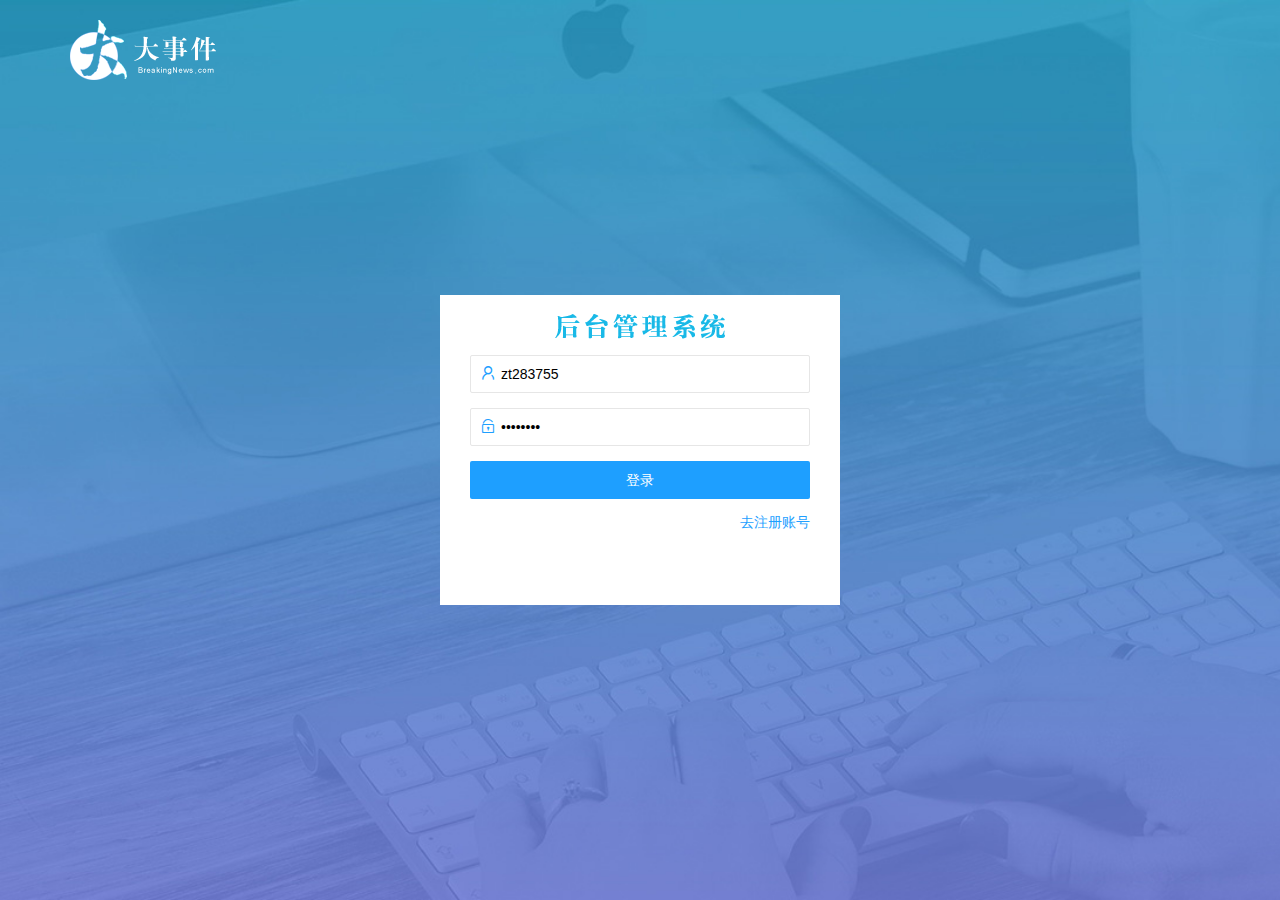
<file: index.html>
<!DOCTYPE html>
<html lang="en">

<head>
  <meta charset="UTF-8">
  <meta name="viewport" content="width=device-width, initial-scale=1.0">
  <title>BIG-EVEN</title>
  <link rel="stylesheet" href="./assets/css/index.css">
  <link rel="stylesheet" href="/assets/lib/layui/css/layui.css ">
  <link rel="stylesheet" href="/assets/fonts/iconfont.css">

</head>

<body class="layui-layout-body">
  <div class="layui-layout layui-layout-admin">
    <div class="layui-header">
      <div class="layui-logo">
        <img src="/assets/images/logo.png" alt="">
      </div>
      <!-- 头部区域（可配合layui已有的水平导航） -->

      <ul class="layui-nav layui-layout-right">
        <li class="layui-nav-item">
          <a href="javascript:;">
            <img src="http://t.cn/RCzsdCq" class="layui-nav-img">
            <span class="img text-avatar avatar">张</span>

          </a>

          <dl class="layui-nav-child">
            <dd><a href="">基本资料</a></dd>
            <dd><a href="">更换头像</a></dd>
            <dd><a href="">重置密码</a></dd>

          </dl>
        </li>
        <li class="layui-nav-item"><a href=""><i class="layui-icon layui-icon-logout"
              style=" color: #1E9FFF;"></i>退出登录</a></li>
      </ul>
    </div>

    <div class="layui-side layui-bg-black">
      <div class="layui-side-scroll">
        <div class="userinfo">
          <a href="javascript:;">
            <img src="http://t.cn/RCzsdCq" class="layui-nav-img">
          
          </a>
          <span class="img text-avatar avatar">张</span>
          <span class="text">欢迎***</span>
        </div>
        <!-- 左侧导航区域（可配合layui已有的垂直导航） -->
        <ul class="layui-nav layui-nav-tree  lay-filter=" test" lay-shrink="all">
          <li class="layui-nav-item layui-this">
            <a href="/home/dashboard.html" target="ff"><span class="iconfont"
                style="color:#1E9FFF;">&#xe6a9</span>首页</a></li>
          <li class="layui-nav-item">
            <a class="" href="javascript:;"><span class="iconfont" style="color:#1E9FFF;">&#xe615</span>文章中心</a>
            <dl class="layui-nav-child">
              <dd><a href="/my/my-basic.html" target="ff"><i class="layui-icon layui-icon-app" style=" color: #1E9FFF;"></i> 文章类别</a>
              </dd>
              <dd><a href="/my/my-avatar.html" target="ff"><i class="layui-icon layui-icon-app" style=" color: #1E9FFF;"></i>文章列表</a></dd>
              <dd><a href="/my/my-repwd.html" target="ff"><i class="layui-icon layui-icon-app" style=" color: #1E9FFF;"></i>发表文章</a></dd>

            </dl>
          </li>
          <li class="layui-nav-item">
            <a href="javascript:;"><span class="iconfont" style="color:#1E9FFF;">&#xe614</span>个人中心</a>
            <dl class="layui-nav-child">
              <dd><a href="javascript:;"><i class="layui-icon layui-icon-app" style=" color: #1E9FFF;"></i>基本资料</a></dd>
              <dd><a href="javascript:;"><i class="layui-icon layui-icon-app" style=" color: #1E9FFF;"></i>更换头像</a></dd>
              <dd><a href="javascript:;"><i class="layui-icon layui-icon-app" style=" color: #1E9FFF;"></i>重置密码</a></dd>
            </dl>
          </li>


        </ul>
      </div>
    </div>

    <div class="layui-body">
      <!-- 内容主体区域 -->
      <div style="padding: 0px;" class="divf">
        <iframe src="/home/dashboard.html" frameborder="0" name="ff">

        </iframe>

      </div>
    </div>

    <div class="layui-footer">
      <!-- 底部固定区域 -->
      © 西安传智播客黑马大事件项目
    </div>
  </div>
  <!-- 注意先后顺序，浏览器是从上往下加载 -->
  <script src="/assets/lib/jquery.js"></script>
  <script src="/assets/js/base.js"></script>
  <script src="/assets/js/index.js"></script>
  <script src="/assets/lib/layui/layui.all.js"></script>
  
</body>

</html>
</file>
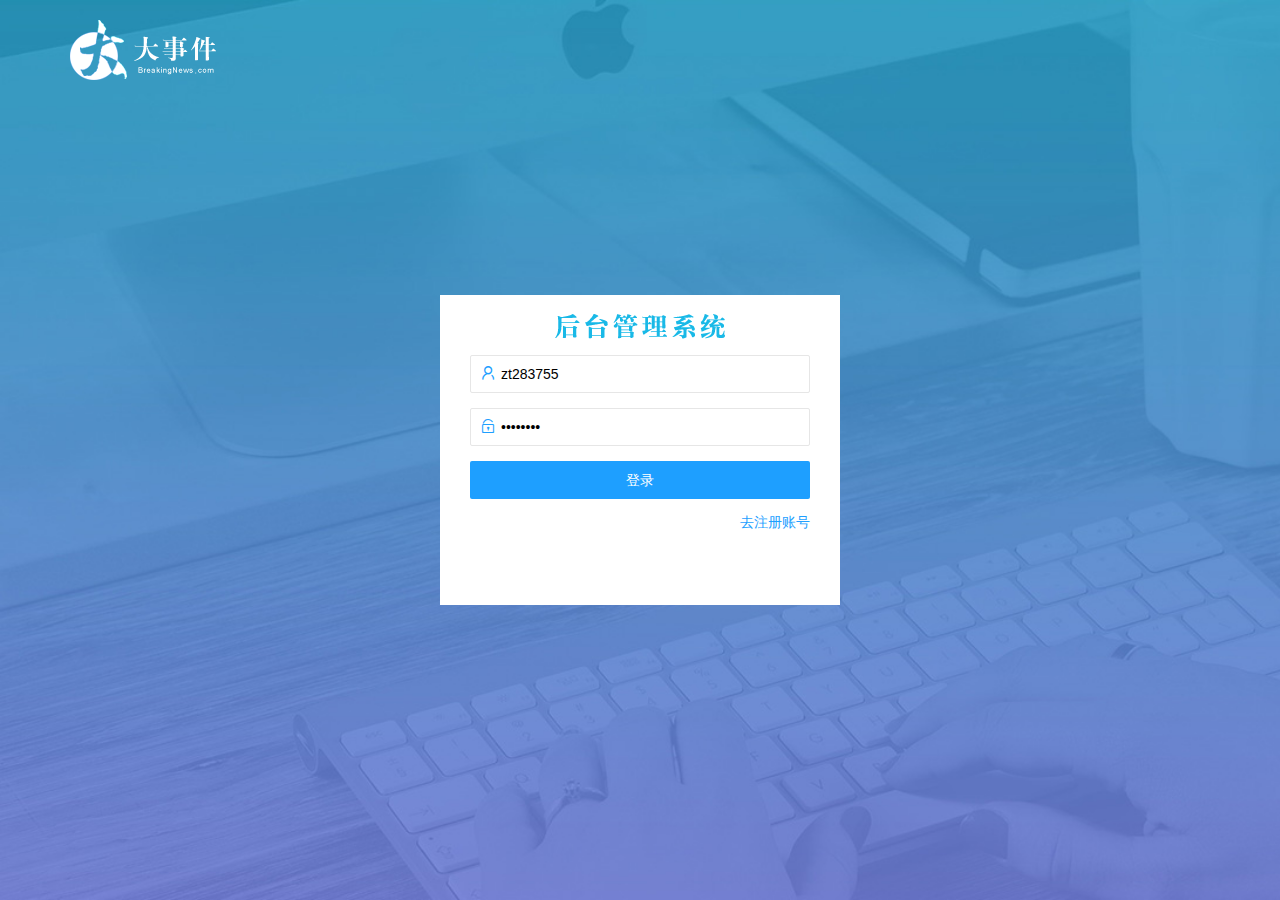
<file: login.html>
<!DOCTYPE html>
<html lang="en">

<head>
  <meta charset="UTF-8">
  <meta name="viewport" content="width=device-width, initial-scale=1.0">
  <title>Document</title>
  <link rel="stylesheet" href="/assets/css/login.css">
  <link rel="stylesheet" href="/assets/lib/layui/css/layui.css">

</head>

<body>
  <!-- 顶部标题 -->
  <div class="layui-container header">
    <img src="./assets/images/logo.png">
  </div>
  <!-- 中间的登录框 -->
  <div class="center-box">
    <!-- 表单的标题 -->
    <div class="title">
      <img src="./assets/images/login_title.png">
    </div>
    <!-- 登录表单 -->
    <form class="layui-form" id="loginForm" action="">
      <!-- 第一行 -->
      <div class="layui-form-item">
        <i class="layui-icon layui-icon-username" style="color: #1E9FFF;"></i>
        <input type="text" name="username" required lay-verify="required|name" placeholder="请输入用户名" value="zt283755" autocomplete="off"
          class="layui-input">
      </div>
      <!-- 第二行 -->
      <div class="layui-form-item">
        <i class="layui-icon layui-icon-password" style="color: #1E9FFF;"></i>
        <input type="password" name="password" required lay-verify="required|pass" placeholder="请输入密码" value="zt283755"  autocomplete="off"
          class="layui-input">
      </div>
      <!-- 第三行 -->
      <div class="layui-form-item">
        <!-- lay-submit属性控制表单提交 -->
        <button lay-submit class="layui-btn layui-btn-normal layui-btn-fluid">登录</button>
      </div>
      <!-- 去注册链接 -->
      <div class="links">
        <div class="regiter"><a href="javascript:;" style="color: #1E9FFF;">去注册账号</a></div>
      </div>
    </form>






    <!-- 注册表单 -->
    <form class="layui-form" id="registerForm" action="">
      <!-- 第一行2222-->
      <div class="layui-form-item">
        <i class="layui-icon layui-icon-username" style="color: #1E9FFF;"></i>
        <input type="text" name="username" lay-verify="required" placeholder="请输入用户名" autocomplete="off"
          class="layui-input">
      </div>
      <!-- 第二行 -->
      <div class="layui-form-item">
        <i class="layui-icon layui-icon-password" style="color: #1E9FFF;"></i>
        <input type="password" name="password" lay-verify="required|pass" placeholder="请输入密码" autocomplete="off"
          class="layui-input">
      </div>
      <!-- 第三行 -->

      <div class="layui-form-item">
        <i class="layui-icon layui-icon-password" style="color: #1E9FFF;"></i>
        <input type="password" name="password"  lay-verify="required|pass|same" placeholder="请确认密码" autocomplete="off"
          class="layui-input">
      </div>
      <!-- 第四行 -->
      <div class="layui-form-item">
        <!-- lay-submit属性控制表单提交 -->
        <button lay-submit class="layui-btn layui-btn-normal layui-btn-fluid">去注册</button>
      </div>

      <div class="links">
        <div class="login">
          <a href="javascript:;" style="color: #1E9FFF;">去登录</a>
        </div>
      </div>
    </form>
  </div>
</body>
<script src="/assets/lib/layui/layui.all.js"></script>
<script type="text/javascript" src="./assets/lib/jquery.js"></script>
<script src="/assets/js/base.js"></script>

<script type="text/javascript" src="./assets/js/login.js"></script>

</html>
</file>
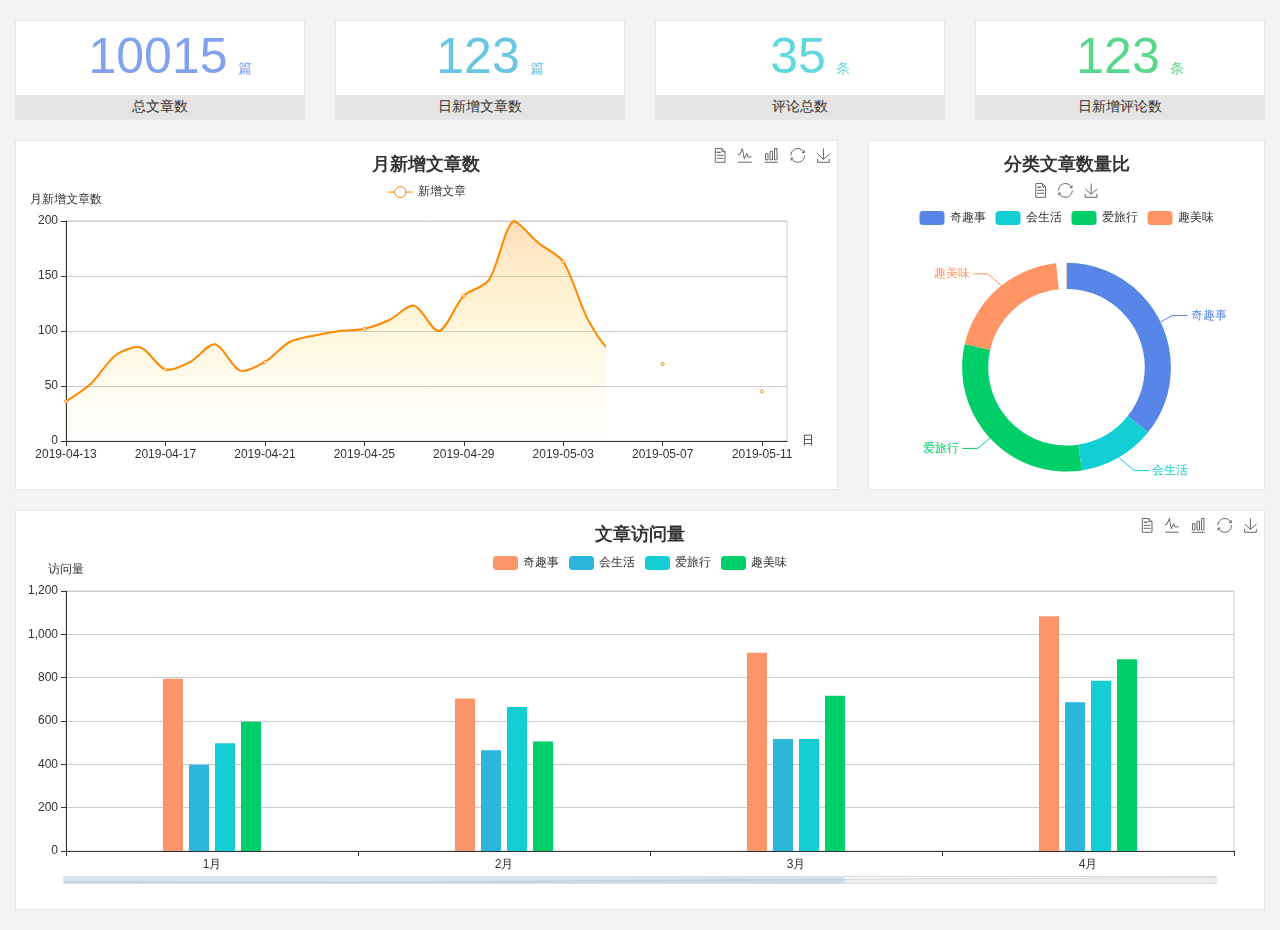
<file: home/dashboard.html>
<!DOCTYPE html>
<html lang="en">

<head>
  <meta charset="UTF-8">
  <meta name="viewport" content="width=device-width, initial-scale=1.0">
  <meta http-equiv="X-UA-Compatible" content="ie=edge">
  <title>图表统计</title>
  <link rel="stylesheet" href="../assets/lib/bootstrap.css" />
  <link rel="stylesheet" href="../assets/lib/main.css" />
  <script src="../assets/lib/jquery.js"></script>
  <script type="text/javascript" src="../assets/lib/echarts.min.js"></script>
</head>

<body>
  <div class="container-fluid">
    <div class="row spannel_list">
      <div class="col-sm-3 col-xs-6">
        <div class="spannel">
          <em>10015</em><span>篇</span>
          <b>总文章数</b>
        </div>
      </div>
      <div class="col-sm-3 col-xs-6">
        <div class="spannel scolor01">
          <em>123</em><span>篇</span>
          <b>日新增文章数</b>
        </div>
      </div>
      <div class="col-sm-3 col-xs-6">
        <div class="spannel scolor02">
          <em>35</em><span>条</span>
          <b>评论总数</b>
        </div>
      </div>
      <div class="col-sm-3 col-xs-6">
        <div class="spannel scolor03">
          <em>123</em><span>条</span>
          <b>日新增评论数</b>
        </div>
      </div>
    </div>
  </div>

  <div class="container-fluid">
    <div class="row curve-pie">
      <div class="col-lg-8 col-md-8">
        <div class="gragh_pannel" id="curve_show"></div>
      </div>
      <div class="col-lg-4 col-md-4">
        <div class="gragh_pannel" id="pie_show"></div>
      </div>
    </div>
  </div>

  <div class="container-fluid">
    <div class="column_pannel" id="column_show"></div>
  </div>

  <script>
    var oChart = echarts.init(document.getElementById('curve_show'));
    var aList_all = [
      { 'count': 36, 'date': '2019-04-13' },
      { 'count': 52, 'date': '2019-04-14' },
      { 'count': 78, 'date': '2019-04-15' },
      { 'count': 85, 'date': '2019-04-16' },
      { 'count': 65, 'date': '2019-04-17' },
      { 'count': 72, 'date': '2019-04-18' },
      { 'count': 88, 'date': '2019-04-19' },
      { 'count': 64, 'date': '2019-04-20' },
      { 'count': 72, 'date': '2019-04-21' },
      { 'count': 90, 'date': '2019-04-22' },
      { 'count': 96, 'date': '2019-04-23' },
      { 'count': 100, 'date': '2019-04-24' },
      { 'count': 102, 'date': '2019-04-25' },
      { 'count': 110, 'date': '2019-04-26' },
      { 'count': 123, 'date': '2019-04-27' },
      { 'count': 100, 'date': '2019-04-28' },
      { 'count': 132, 'date': '2019-04-29' },
      { 'count': 146, 'date': '2019-04-30' },
      { 'count': 200, 'date': '2019-05-01' },
      { 'count': 180, 'date': '2019-05-02' },
      { 'count': 163, 'date': '2019-05-03' },
      { 'count': 110, 'date': '2019-05-04' },
      { 'count': 80, 'date': '2019-05-05' },
      { 'count': 82, 'date': '2019-05-06' },
      { 'count': 70, 'date': '2019-05-07' },
      { 'count': 65, 'date': '2019-05-08' },
      { 'count': 54, 'date': '2019-05-09' },
      { 'count': 40, 'date': '2019-05-10' },
      { 'count': 45, 'date': '2019-05-11' },
      { 'count': 38, 'date': '2019-05-12' },
    ];

    let aCount = [];
    let aDate = [];

    for (var i = 0; i < aList_all.length; i++) {
      aCount.push(aList_all[i].count);
      aDate.push(aList_all[i].date);
    }

    var chartopt = {
      title: {
        text: '月新增文章数',
        left: 'center',
        top: '10'
      },
      tooltip: {
        trigger: 'axis'
      },
      legend: {
        data: ['新增文章'],
        top: '40'
      },
      toolbox: {
        show: true,
        feature: {
          mark: { show: true },
          dataView: { show: true, readOnly: false },
          magicType: { show: true, type: ['line', 'bar'] },
          restore: { show: true },
          saveAsImage: { show: true }
        }
      },
      calculable: true,
      xAxis: [
        {
          name: '日',
          type: 'category',
          boundaryGap: false,
          data: aDate
        }
      ],
      yAxis: [
        {
          name: '月新增文章数',
          type: 'value'
        }
      ],
      series: [
        {
          name: '新增文章',
          type: 'line',
          smooth: true,
          itemStyle: { 
            normal: { 
              areaStyle: { type: 'default' }, 
              color: '#f80' 
            }, 
            lineStyle: { color: '#f80' } 
          },
          data: aCount
        }],
      areaStyle: {
        normal: {
          color: new echarts.graphic.LinearGradient(0, 0, 0, 1, [{
            offset: 0,
            color: 'rgba(255,136,0,0.39)'
          }, {
            offset: .34,
            color: 'rgba(255,180,0,0.25)'
          }, {
            offset: 1,
            color: 'rgba(255,222,0,0.00)'
          }])

        }
      },
      grid: {
        show: true,
        x: 50,
        x2: 50,
        y: 80,
        height: 220
      }
    };

    oChart.setOption(chartopt);


    var oPie = echarts.init(document.getElementById('pie_show'));
    var oPieopt =
    {
      title: {
        top: 10,
        text: '分类文章数量比',
        x: 'center'
      },
      tooltip: {
        trigger: 'item',
        formatter: "{a} <br/>{b} : {c} ({d}%)"
      },
      color: ['#5885e8', '#13cfd5', '#00ce68', '#ff9565'],
      legend: {
        x: 'center',
        top: 65,
        data: ['奇趣事', '会生活', '爱旅行', '趣美味']
      },
      toolbox: {
        show: true,
        x: 'center',
        top: 35,
        feature: {
          mark: { show: true },
          dataView: { show: true, readOnly: false },
          magicType: {
            show: true,
            type: ['pie', 'funnel'],
            option: {
              funnel: {
                x: '25%',
                width: '50%',
                funnelAlign: 'left',
                max: 1548
              }
            }
          },
          restore: { show: true },
          saveAsImage: { show: true }
        }
      },
      calculable: true,
      series: [
        {
          name: '访问来源',
          type: 'pie',
          radius: ['45%', '60%'],
          center: ['50%', '65%'],
          data: [
            { value: 300, name: '奇趣事' },
            { value: 100, name: '会生活' },
            { value: 260, name: '爱旅行' },
            { value: 180, name: '趣美味' }
          ]
        }
      ]
    };
    oPie.setOption(oPieopt);



    var oColumn = this.echarts.init(document.getElementById('column_show'));
    var oColumnopt =
    {
      title: {
        text: '文章访问量',
        left: 'center',
        top: '10'
      },
      tooltip: {
        trigger: 'axis'
      },
      legend: {
        data: ['奇趣事', '会生活', '爱旅行', '趣美味'],
        top: '40'
      },
      toolbox: {
        show: true,
        feature: {
          mark: { show: true },
          dataView: { show: true, readOnly: false },
          magicType: { show: true, type: ['line', 'bar'] },
          restore: { show: true },
          saveAsImage: { show: true }
        }
      },
      calculable: true,
      xAxis: [
        {
          type: 'category',
          data: ['1月', '2月', '3月', '4月', '5月']
        }
      ],
      yAxis: [
        {
          name: '访问量',
          type: 'value'
        }
      ],
      series: [
        {
          name: '奇趣事',
          type: 'bar',
          barWidth: 20,
          itemStyle: {
            normal: { areaStyle: { type: 'default' }, color: '#fd956a' }
          },
          data: [800, 708, 920, 1090, 1200]
        },
        {
          name: '会生活',
          type: 'bar',
          barWidth: 20,
          itemStyle: {
            normal: { areaStyle: { type: 'default' }, color: '#2bb6db' }
          },
          data: [400, 468, 520, 690, 800]
        },
        {
          name: '爱旅行',
          type: 'bar',
          barWidth: 20,
          itemStyle: {
            normal: { areaStyle: { type: 'default' }, color: '#13cfd5' }
          },
          data: [500, 668, 520, 790, 900]
        },
        {
          name: '趣美味',
          type: 'bar',
          barWidth: 20,
          itemStyle: {
            normal: { areaStyle: { type: 'default' }, color: '#00ce68' }
          },
          data: [600, 508, 720, 890, 1000]
        }
      ],
      grid: {
        show: true,
        x: 50,
        x2: 30,
        y: 80,
        height: 260
      },
      dataZoom: [//给x轴设置滚动条
        {
          start: 0,//默认为0
          end: 100 - 1000 / 31,//默认为100
          type: 'slider',
          show: true,
          xAxisIndex: [0],
          handleSize: 0,//滑动条的 左右2个滑动条的大小
          height: 8,//组件高度
          left: 45, //左边的距离
          right: 50,//右边的距离
          bottom: 26,//右边的距离
          handleColor: '#ddd',//h滑动图标的颜色
          handleStyle: {
            borderColor: "#cacaca",
            borderWidth: "1",
            shadowBlur: 2,
            background: "#ddd",
            shadowColor: "#ddd",
          }
        }]
    };
    oColumn.setOption(oColumnopt);
  </script>
</body>

</html>
</file>
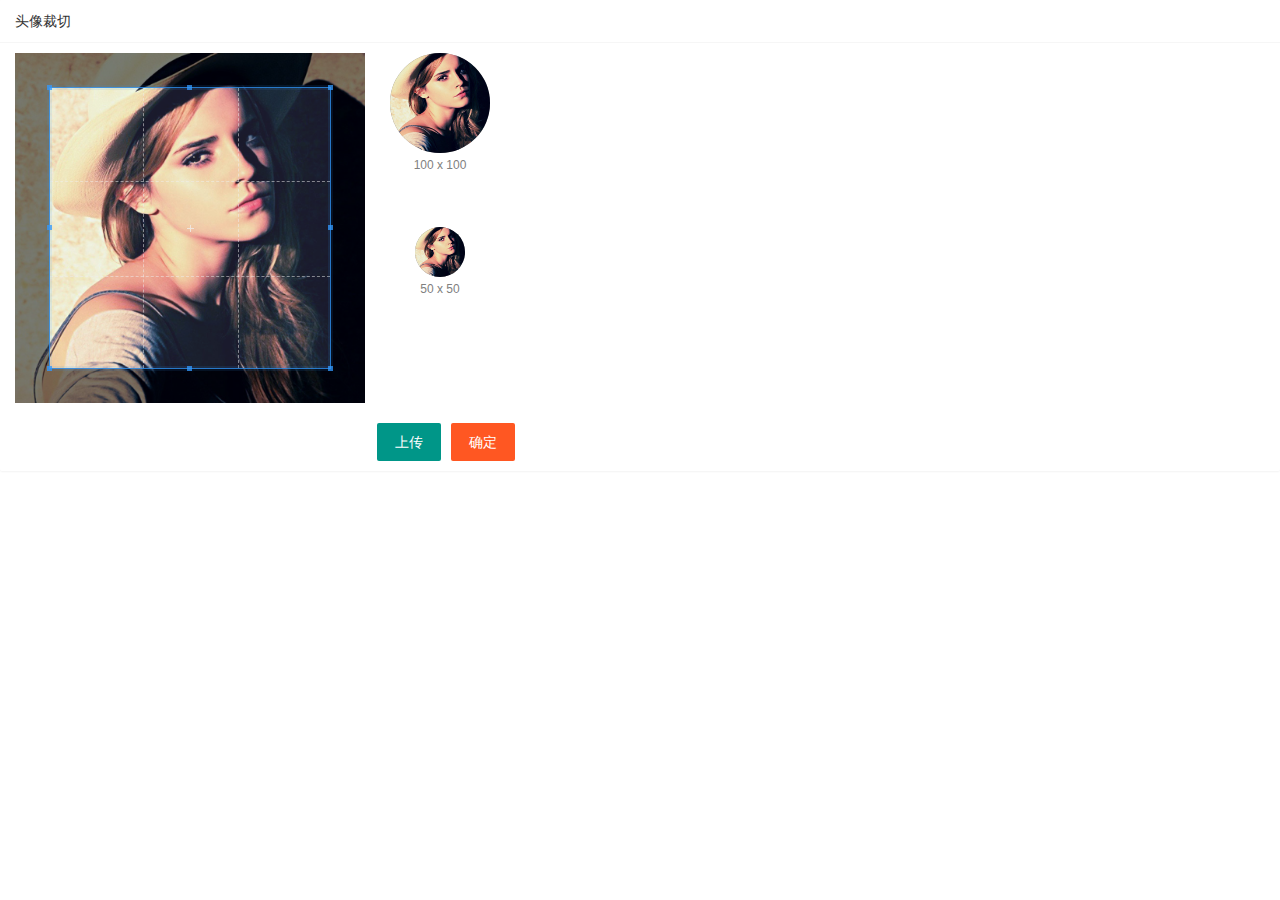
<file: my/my-avatar.html>
<!DOCTYPE html>
<html lang="en">
<head>
  <meta charset="UTF-8">
  <title>头像裁切</title>
  <link rel="stylesheet" type="text/css" href="../assets/lib/layui/css/layui.css">
  <!-- 1、引入图片裁切相关的css文件 -->
  <link rel="stylesheet" href="../assets/lib/cropper/cropper.css" />
  <link rel="stylesheet" href="../assets/css/my-avatar.css" />
</head>
<body>
  <div>
    <div class="layui-card">
    <div class="layui-card-header">
      <!-- 头部区域 -->
      头像裁切
    </div>
    <div class="layui-card-body">
      <!-- 内容区域 -->
      <!-- 第一行的图片裁剪和预览区域 -->
      <div class="row1">
        <!-- 图片裁剪区域 -->
        <div class="cropper-box">
          <!-- 这个 img 标签很重要，将来会把它初始化为裁剪区域 -->
          <img id="image" src="../assets/images/sample.jpg" />
        </div>
        <!-- 图片的预览区域 -->
        <div class="preview-box">
          <div>
            <!-- 宽高为 100px 的预览区域 -->
            <div class="img-preview w100"></div>
            <p class="size">100 x 100</p>
          </div>
          <div>
            <!-- 宽高为 50px 的预览区域 -->
            <div class="img-preview w50"></div>
            <p class="size">50 x 50</p>
          </div>
        </div>
      </div>

      <!-- 第二行的按钮区域 -->
      <div class="row2">
        <!-- 点击按钮显示一个文件选择框 -->
        <input type="file" id="selectImg">
        <button id="uploadImg" type="button" class="layui-btn">上传</button>
        <button id="okbtn" type="button" class="layui-btn layui-btn-danger">确定</button>
      </div>
    </div>
  </div>
  </div>
  <script type="text/javascript" src="../assets/lib/jquery.js"></script>
  <script type="text/javascript" src="../assets/js/common.js"></script>
  <!-- 1、引入图片裁切相关的js文件 -->
  <script type="text/javascript" src="../assets/lib/cropper/Cropper.js"></script>
  <script type="text/javascript" src="../assets/lib/cropper/jquery-cropper.js"></script>
  <script type="text/javascript" src="../assets/lib/layui/layui.all.js"></script>
  <script type="text/javascript" src="../assets/js/my/my-avatar.js"></script>
</body>
</html>
</file>
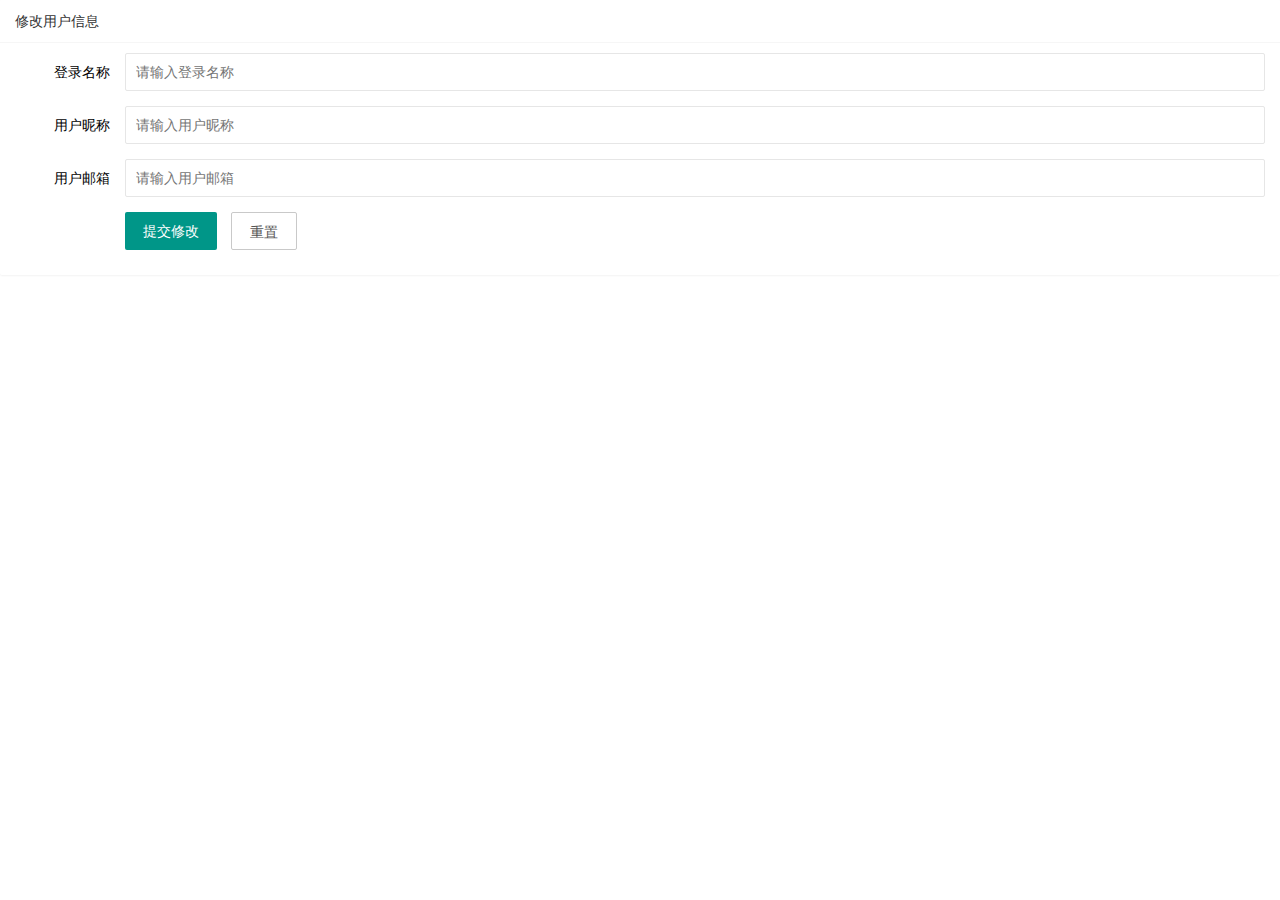
<file: my/my-basic.html>
<!DOCTYPE html>
<html lang="en">
<head>
  <meta charset="UTF-8">
  <title>Document</title>
  <link rel="stylesheet" type="text/css" href="../assets/lib/layui/css/layui.css">
  
</head>
<body>
  <div>
    <div class="layui-card">
      <div class="layui-card-header">修改用户信息</div>
      <div class="layui-card-body">
        <!-- form 表单区域 -->
        <form class="layui-form" lay-filter="basicForm" id="form">
          <!-- 隐藏域：页面本身不显示，但是可以存储表单输入域的值 -->
          <input type="hidden" name="id" />
          <!-- 第一行: 登录名称 -->
          <div class="layui-form-item">
            <label class="layui-form-label">登录名称</label>
            <div class="layui-input-block">
              <input type="text" name="username" required lay-verify="required" placeholder="请输入登录名称" autocomplete="off"
                class="layui-input" readonly>
            </div>
          </div>
          <!-- 第二行：用户昵称 -->
          <div class="layui-form-item">
            <label class="layui-form-label">用户昵称</label>
            <div class="layui-input-block">
              <input type="text" name="nickname" required lay-verify="required" placeholder="请输入用户昵称"
                autocomplete="off" class="layui-input">
            </div>
          </div>
          <!-- 第三行：用户邮箱 -->
          <div class="layui-form-item">
            <label class="layui-form-label">用户邮箱</label>
            <div class="layui-input-block">
              <input type="text" name="email" required lay-verify="required|email" placeholder="请输入用户邮箱"
                autocomplete="off" class="layui-input">
            </div>
          </div>
          <!-- 第四行：提交按钮 -->
          <div class="layui-form-item">
            <div class="layui-input-block">
              <!-- 提交按钮 -->
              <button class="layui-btn" lay-submit lay-filter="formDemo">提交修改</button>
              <button type="reset" class="layui-btn layui-btn-primary" id="btnReset">重置</button>
            </div>
          </div>
        </form>
      </div>
    </div>
  </div>
  <script type="text/javascript" src="../assets/lib/jquery.js"></script>
  <script type="text/javascript" src="../assets/js/common.js"></script>
  <script type="text/javascript" src="../assets/lib/layui/layui.all.js"></script>
  <script type="text/javascript" src="../assets/js/my/my-basic.js"></script>
</body>
</html>
</file>
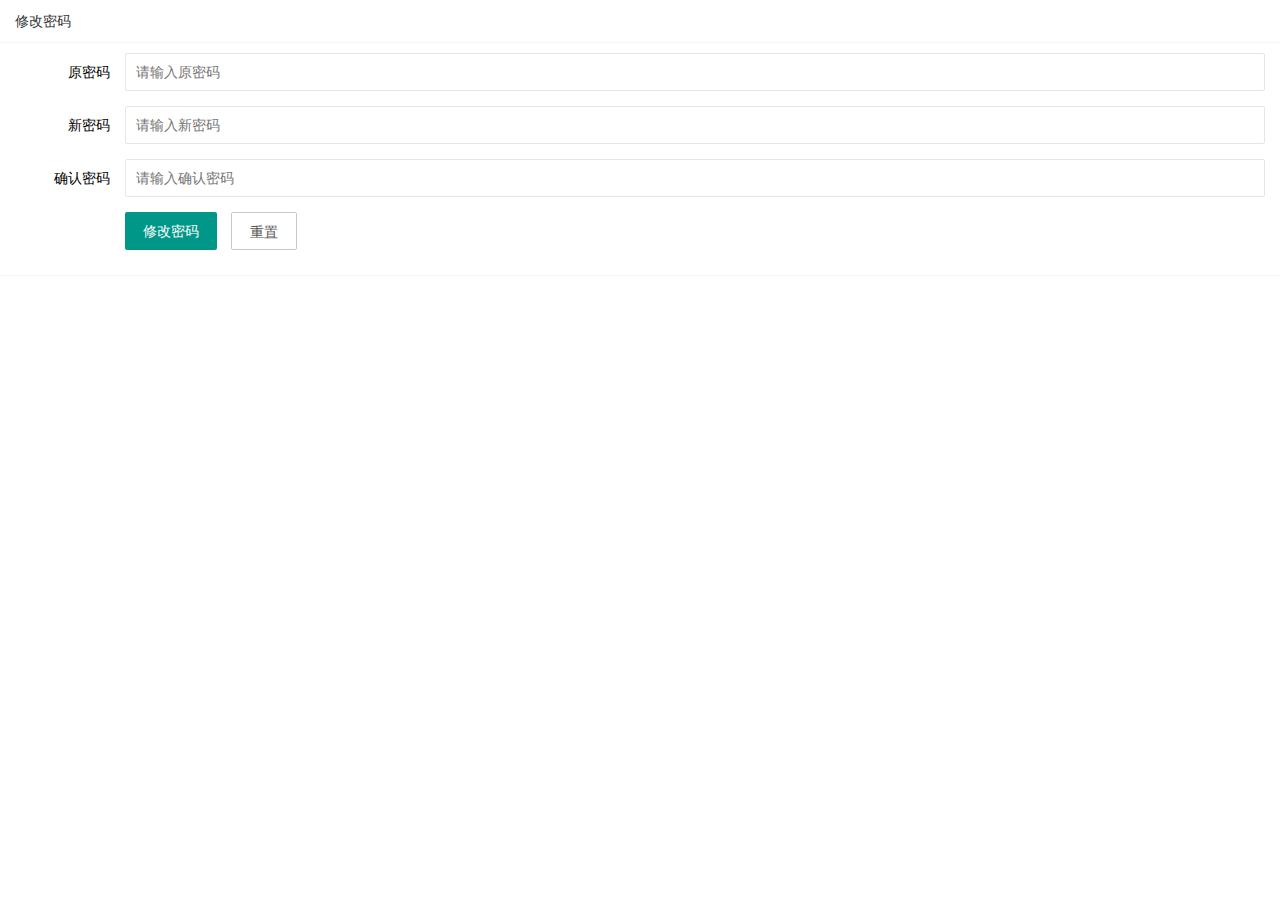
<file: my/my-repwd.html>
<!DOCTYPE html>
<html lang="en">
<head>
  <meta charset="UTF-8">
  <title>修改密码</title>
  <link rel="stylesheet" type="text/css" href="../assets/lib/layui/css/layui.css">
  
</head>
<body>
  <div>
    <div class="layui-card">
      <div class="layui-card-header">修改密码</div>
      <div class="layui-card-body">
        <!-- 表单区域 -->
        <!-- form 表单区域 -->
        <form class="layui-form" lay-filter="f1" id="form">
          <!-- 第一行: 原来密码 -->
          <div class="layui-form-item">
            <label class="layui-form-label">原密码</label>
            <div class="layui-input-block">
              <input type="password" name="oldPwd" required lay-verify="required" placeholder="请输入原密码" autocomplete="off"
                class="layui-input">
            </div>
          </div>
          <!-- 第二行：新密码 -->
          <div class="layui-form-item">
            <label class="layui-form-label">新密码</label>
            <div class="layui-input-block">
              <input type="password" name="newPwd" required lay-verify="required|diff" placeholder="请输入新密码" autocomplete="off"
                class="layui-input">
            </div>
          </div>
          <!-- 第三行：确认密码 -->
          <div class="layui-form-item">
            <label class="layui-form-label">确认密码</label>
            <div class="layui-input-block">
              <input type="password" required lay-verify="required|same" placeholder="请输入确认密码" autocomplete="off"
                class="layui-input">
            </div>
          </div>
          <!-- 第四行：提交按钮 -->
          <div class="layui-form-item">
            <div class="layui-input-block">
              <!-- 提交按钮 -->
              <button class="layui-btn" lay-submit lay-filter="formDemo">修改密码</button>
              <button type="reset" class="layui-btn layui-btn-primary" id="btnReset">重置</button>
            </div>
          </div>
        </form>
      </div>
    </div>
  </div>
  <script type="text/javascript" src="../assets/lib/jquery.js"></script>
  <script type="text/javascript" src="../assets/js/common.js"></script>
  <script type="text/javascript" src="../assets/lib/layui/layui.all.js"></script>
  <script type="text/javascript" src="../assets/js/my/my-repwd.js"></script>
</body>
</html>
</file>
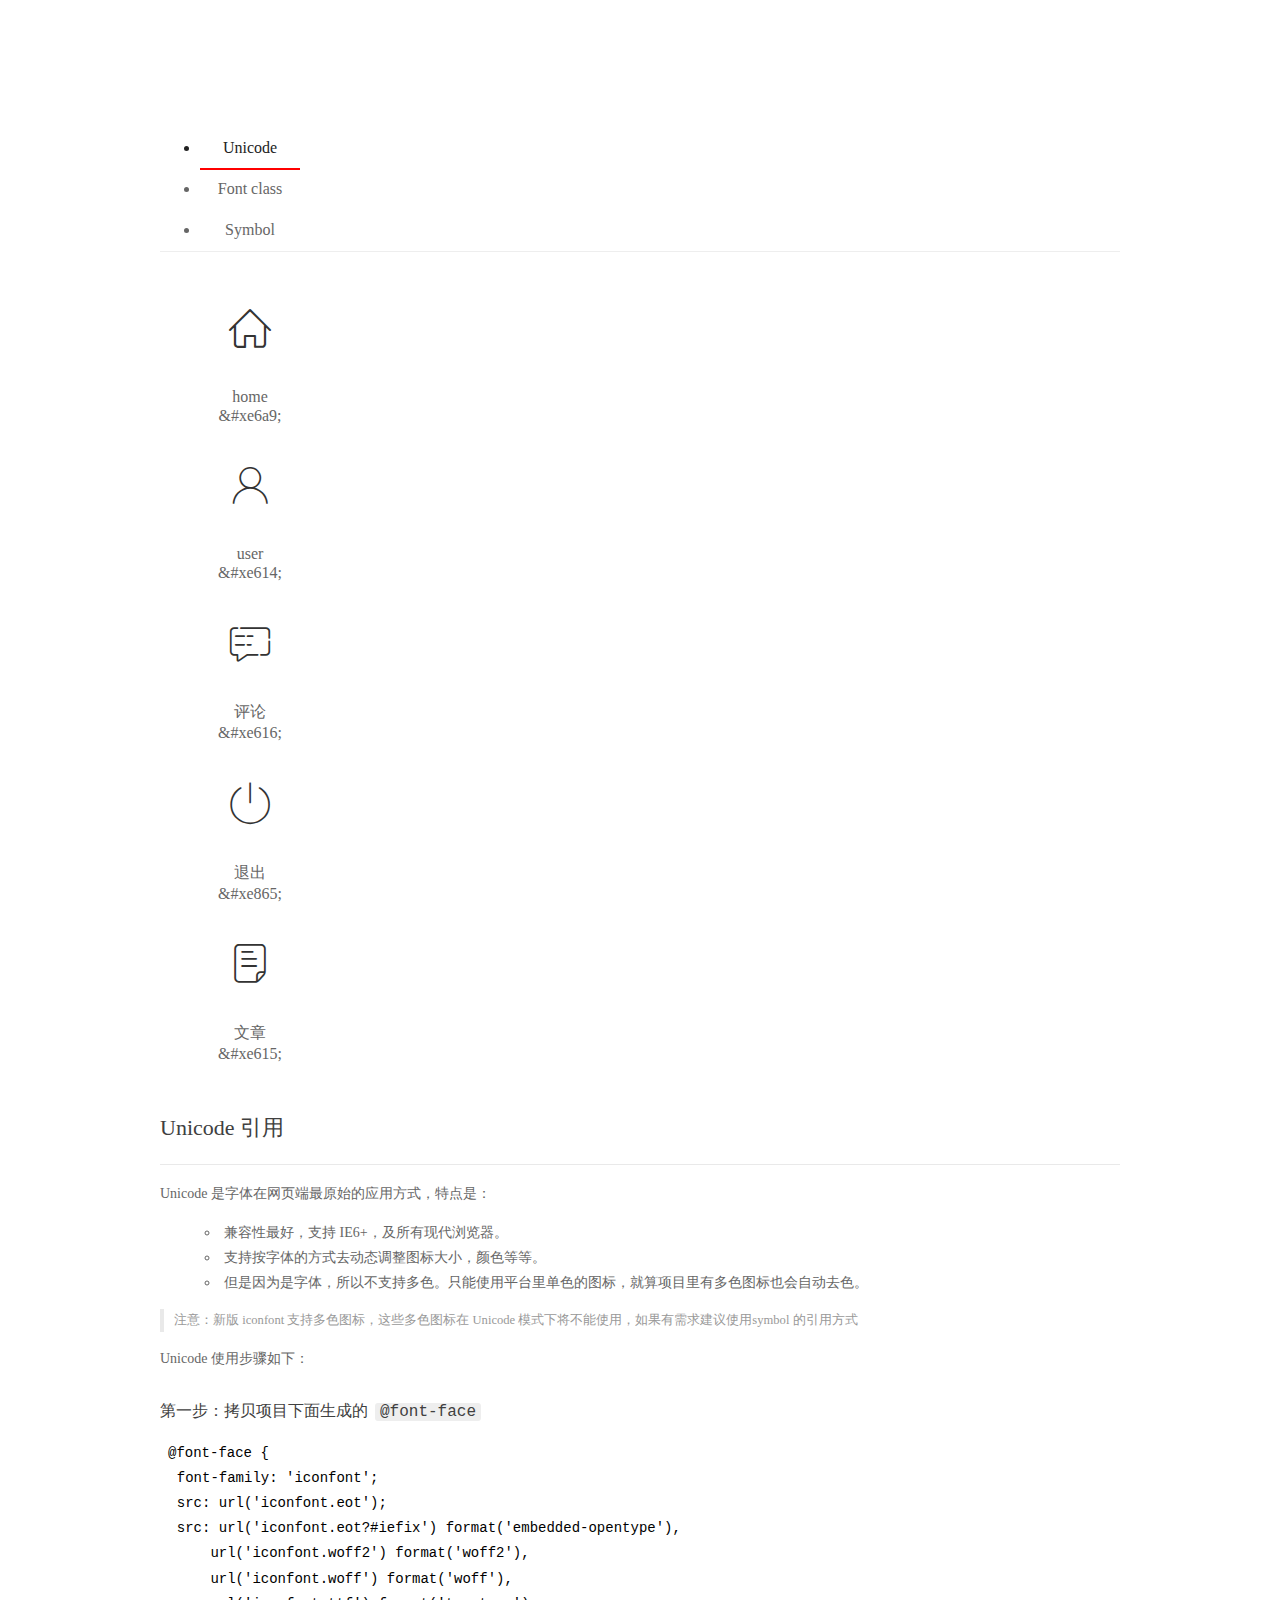
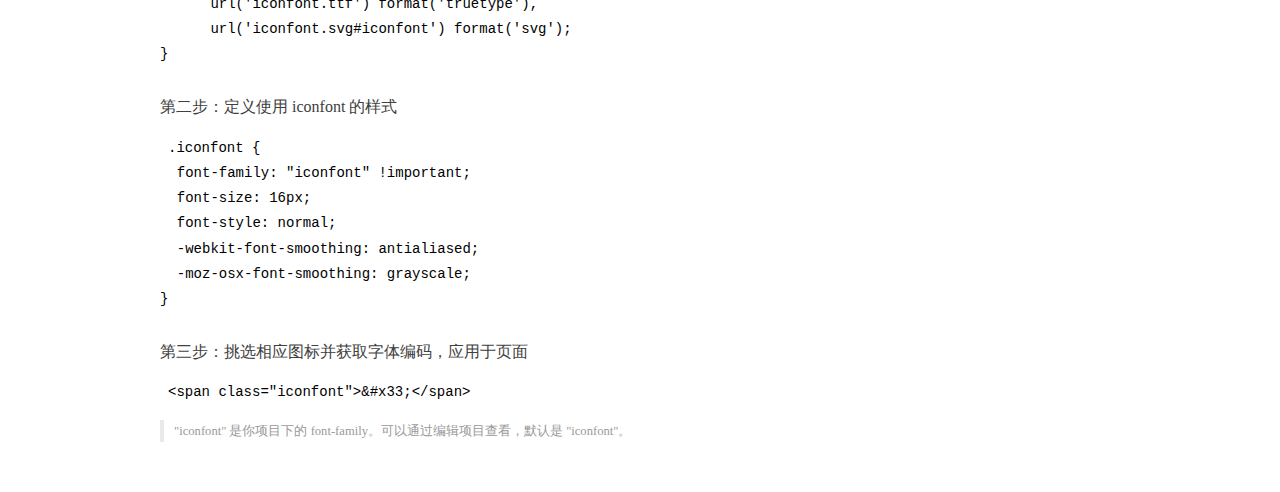
<file: assets/fonts/demo_index.html>
<!DOCTYPE html>
<html>
<head>
  <meta charset="utf-8"/>
  <title>IconFont Demo</title>
  <link rel="shortcut icon" href="https://gtms04.alicdn.com/tps/i4/TB1_oz6GVXXXXaFXpXXJDFnIXXX-64-64.ico" type="image/x-icon"/>
  <link rel="stylesheet" href="https://g.alicdn.com/thx/cube/1.3.2/cube.min.css">
  <link rel="stylesheet" href="demo.css">
  <link rel="stylesheet" href="iconfont.css">
  <script src="iconfont.js"></script>
  <!-- jQuery -->
  <script src="https://a1.alicdn.com/oss/uploads/2018/12/26/7bfddb60-08e8-11e9-9b04-53e73bb6408b.js"></script>
  <!-- 代码高亮 -->
  <script src="https://a1.alicdn.com/oss/uploads/2018/12/26/a3f714d0-08e6-11e9-8a15-ebf944d7534c.js"></script>
</head>
<body>
  <div class="main">
    <h1 class="logo"><a href="https://www.iconfont.cn/" title="iconfont 首页" target="_blank">&#xe86b;</a></h1>
    <div class="nav-tabs">
      <ul id="tabs" class="dib-box">
        <li class="dib active"><span>Unicode</span></li>
        <li class="dib"><span>Font class</span></li>
        <li class="dib"><span>Symbol</span></li>
      </ul>
      
    </div>
    <div class="tab-container">
      <div class="content unicode" style="display: block;">
          <ul class="icon_lists dib-box">
          
            <li class="dib">
              <span class="icon iconfont">&#xe6a9;</span>
                <div class="name">home</div>
                <div class="code-name">&amp;#xe6a9;</div>
              </li>
          
            <li class="dib">
              <span class="icon iconfont">&#xe614;</span>
                <div class="name">user</div>
                <div class="code-name">&amp;#xe614;</div>
              </li>
          
            <li class="dib">
              <span class="icon iconfont">&#xe616;</span>
                <div class="name">评论</div>
                <div class="code-name">&amp;#xe616;</div>
              </li>
          
            <li class="dib">
              <span class="icon iconfont">&#xe865;</span>
                <div class="name">退出</div>
                <div class="code-name">&amp;#xe865;</div>
              </li>
          
            <li class="dib">
              <span class="icon iconfont">&#xe615;</span>
                <div class="name">文章</div>
                <div class="code-name">&amp;#xe615;</div>
              </li>
          
          </ul>
          <div class="article markdown">
          <h2 id="unicode-">Unicode 引用</h2>
          <hr>

          <p>Unicode 是字体在网页端最原始的应用方式，特点是：</p>
          <ul>
            <li>兼容性最好，支持 IE6+，及所有现代浏览器。</li>
            <li>支持按字体的方式去动态调整图标大小，颜色等等。</li>
            <li>但是因为是字体，所以不支持多色。只能使用平台里单色的图标，就算项目里有多色图标也会自动去色。</li>
          </ul>
          <blockquote>
            <p>注意：新版 iconfont 支持多色图标，这些多色图标在 Unicode 模式下将不能使用，如果有需求建议使用symbol 的引用方式</p>
          </blockquote>
          <p>Unicode 使用步骤如下：</p>
          <h3 id="-font-face">第一步：拷贝项目下面生成的 <code>@font-face</code></h3>
<pre><code class="language-css"
>@font-face {
  font-family: 'iconfont';
  src: url('iconfont.eot');
  src: url('iconfont.eot?#iefix') format('embedded-opentype'),
      url('iconfont.woff2') format('woff2'),
      url('iconfont.woff') format('woff'),
      url('iconfont.ttf') format('truetype'),
      url('iconfont.svg#iconfont') format('svg');
}
</code></pre>
          <h3 id="-iconfont-">第二步：定义使用 iconfont 的样式</h3>
<pre><code class="language-css"
>.iconfont {
  font-family: "iconfont" !important;
  font-size: 16px;
  font-style: normal;
  -webkit-font-smoothing: antialiased;
  -moz-osx-font-smoothing: grayscale;
}
</code></pre>
          <h3 id="-">第三步：挑选相应图标并获取字体编码，应用于页面</h3>
<pre>
<code class="language-html"
>&lt;span class="iconfont"&gt;&amp;#x33;&lt;/span&gt;
</code></pre>
          <blockquote>
            <p>"iconfont" 是你项目下的 font-family。可以通过编辑项目查看，默认是 "iconfont"。</p>
          </blockquote>
          </div>
      </div>
      <div class="content font-class">
        <ul class="icon_lists dib-box">
          
          <li class="dib">
            <span class="icon iconfont icon-home"></span>
            <div class="name">
              home
            </div>
            <div class="code-name">.icon-home
            </div>
          </li>
          
          <li class="dib">
            <span class="icon iconfont icon-user"></span>
            <div class="name">
              user
            </div>
            <div class="code-name">.icon-user
            </div>
          </li>
          
          <li class="dib">
            <span class="icon iconfont icon-pinglun"></span>
            <div class="name">
              评论
            </div>
            <div class="code-name">.icon-pinglun
            </div>
          </li>
          
          <li class="dib">
            <span class="icon iconfont icon-tuichu"></span>
            <div class="name">
              退出
            </div>
            <div class="code-name">.icon-tuichu
            </div>
          </li>
          
          <li class="dib">
            <span class="icon iconfont icon-16"></span>
            <div class="name">
              文章
            </div>
            <div class="code-name">.icon-16
            </div>
          </li>
          
        </ul>
        <div class="article markdown">
        <h2 id="font-class-">font-class 引用</h2>
        <hr>

        <p>font-class 是 Unicode 使用方式的一种变种，主要是解决 Unicode 书写不直观，语意不明确的问题。</p>
        <p>与 Unicode 使用方式相比，具有如下特点：</p>
        <ul>
          <li>兼容性良好，支持 IE8+，及所有现代浏览器。</li>
          <li>相比于 Unicode 语意明确，书写更直观。可以很容易分辨这个 icon 是什么。</li>
          <li>因为使用 class 来定义图标，所以当要替换图标时，只需要修改 class 里面的 Unicode 引用。</li>
          <li>不过因为本质上还是使用的字体，所以多色图标还是不支持的。</li>
        </ul>
        <p>使用步骤如下：</p>
        <h3 id="-fontclass-">第一步：引入项目下面生成的 fontclass 代码：</h3>
<pre><code class="language-html">&lt;link rel="stylesheet" href="./iconfont.css"&gt;
</code></pre>
        <h3 id="-">第二步：挑选相应图标并获取类名，应用于页面：</h3>
<pre><code class="language-html">&lt;span class="iconfont icon-xxx"&gt;&lt;/span&gt;
</code></pre>
        <blockquote>
          <p>"
            iconfont" 是你项目下的 font-family。可以通过编辑项目查看，默认是 "iconfont"。</p>
        </blockquote>
      </div>
      </div>
      <div class="content symbol">
          <ul class="icon_lists dib-box">
          
            <li class="dib">
                <svg class="icon svg-icon" aria-hidden="true">
                  <use xlink:href="#icon-home"></use>
                </svg>
                <div class="name">home</div>
                <div class="code-name">#icon-home</div>
            </li>
          
            <li class="dib">
                <svg class="icon svg-icon" aria-hidden="true">
                  <use xlink:href="#icon-user"></use>
                </svg>
                <div class="name">user</div>
                <div class="code-name">#icon-user</div>
            </li>
          
            <li class="dib">
                <svg class="icon svg-icon" aria-hidden="true">
                  <use xlink:href="#icon-pinglun"></use>
                </svg>
                <div class="name">评论</div>
                <div class="code-name">#icon-pinglun</div>
            </li>
          
            <li class="dib">
                <svg class="icon svg-icon" aria-hidden="true">
                  <use xlink:href="#icon-tuichu"></use>
                </svg>
                <div class="name">退出</div>
                <div class="code-name">#icon-tuichu</div>
            </li>
          
            <li class="dib">
                <svg class="icon svg-icon" aria-hidden="true">
                  <use xlink:href="#icon-16"></use>
                </svg>
                <div class="name">文章</div>
                <div class="code-name">#icon-16</div>
            </li>
          
          </ul>
          <div class="article markdown">
          <h2 id="symbol-">Symbol 引用</h2>
          <hr>

          <p>这是一种全新的使用方式，应该说这才是未来的主流，也是平台目前推荐的用法。相关介绍可以参考这篇<a href="">文章</a>
            这种用法其实是做了一个 SVG 的集合，与另外两种相比具有如下特点：</p>
          <ul>
            <li>支持多色图标了，不再受单色限制。</li>
            <li>通过一些技巧，支持像字体那样，通过 <code>font-size</code>, <code>color</code> 来调整样式。</li>
            <li>兼容性较差，支持 IE9+，及现代浏览器。</li>
            <li>浏览器渲染 SVG 的性能一般，还不如 png。</li>
          </ul>
          <p>使用步骤如下：</p>
          <h3 id="-symbol-">第一步：引入项目下面生成的 symbol 代码：</h3>
<pre><code class="language-html">&lt;script src="./iconfont.js"&gt;&lt;/script&gt;
</code></pre>
          <h3 id="-css-">第二步：加入通用 CSS 代码（引入一次就行）：</h3>
<pre><code class="language-html">&lt;style&gt;
.icon {
  width: 1em;
  height: 1em;
  vertical-align: -0.15em;
  fill: currentColor;
  overflow: hidden;
}
&lt;/style&gt;
</code></pre>
          <h3 id="-">第三步：挑选相应图标并获取类名，应用于页面：</h3>
<pre><code class="language-html">&lt;svg class="icon" aria-hidden="true"&gt;
  &lt;use xlink:href="#icon-xxx"&gt;&lt;/use&gt;
&lt;/svg&gt;
</code></pre>
          </div>
      </div>

    </div>
  </div>
  <script>
  $(document).ready(function () {
      $('.tab-container .content:first').show()

      $('#tabs li').click(function (e) {
        var tabContent = $('.tab-container .content')
        var index = $(this).index()

        if ($(this).hasClass('active')) {
          return
        } else {
          $('#tabs li').removeClass('active')
          $(this).addClass('active')

          tabContent.hide().eq(index).fadeIn()
        }
      })
    })
  </script>
</body>
</html>
</file>
<file: assets/css/index.css>
/* 底部文字居中 */
.layui-footer {
  text-align: center;
  color: #009688;
  font-size: 12px;
}
.userinfo{
  height: 60px;
  line-height: 60px;
  text-align: center;
  font-size: 12px;
  user-select: nnone;
  border: solid 3px #393d49;

}
.text-avatar {
  display: inline-block;
  width: 40px;
  height: 40px;
  background-color: #009688;
  border-radius: 50%;
  line-height: 40px;
  text-align: center;
  font-size: 20px;
  color: #fff;
  position: relative;
  top: 2px;
  margin-right: 10px;
}
@font-face {
  font-family: 'iconfont';
  src: url('iconfont.eot');
  src: url('iconfont.eot?#iefix') format('embedded-opentype'),
      url('iconfont.woff2') format('woff2'),
      url('iconfont.woff') format('woff'),
      url('iconfont.ttf') format('truetype'),
      url('iconfont.svg#iconfont') format('svg');
}
.iconfont {
  font-family: "iconfont" !important;
  font-size: 30px;
  font-style: normal;
  -webkit-font-smoothing: antialiased;
  -moz-osx-font-smoothing: grayscale;
  padding-right: 10px;
  font-weight:800;
}
.layui-icon{
  padding-right: 10px;
}
iframe{
  width: 100%;
  height: 100%;
}
.divf{
  width: 100%;
  height: 100%;
  overflow: hidden;
}
a {
  transition: none !important;
}
 .layui-layout .layui-nav-img{

  width: 40px;
  height: 40px;
 
  border-radius: 50%;
  line-height: 40px;
  text-align: center;
  
 
  
  top: 4px;
  margin-right: 10px;
}
</file>
<file: assets/lib/layui/css/layui.css>
/** layui-v2.5.6 MIT License By https://www.layui.com */
 .layui-inline,img{display:inline-block;vertical-align:middle}h1,h2,h3,h4,h5,h6{font-weight:400}.layui-edge,.layui-header,.layui-inline,.layui-main{position:relative}.layui-body,.layui-edge,.layui-elip{overflow:hidden}.layui-btn,.layui-edge,.layui-inline,img{vertical-align:middle}.layui-btn,.layui-disabled,.layui-icon,.layui-unselect{-moz-user-select:none;-webkit-user-select:none;-ms-user-select:none}.layui-elip,.layui-form-checkbox span,.layui-form-pane .layui-form-label{text-overflow:ellipsis;white-space:nowrap}.layui-breadcrumb,.layui-tree-btnGroup{visibility:hidden}blockquote,body,button,dd,div,dl,dt,form,h1,h2,h3,h4,h5,h6,input,li,ol,p,pre,td,textarea,th,ul{margin:0;padding:0;-webkit-tap-highlight-color:rgba(0,0,0,0)}a:active,a:hover{outline:0}img{border:none}li{list-style:none}table{border-collapse:collapse;border-spacing:0}h4,h5,h6{font-size:100%}button,input,optgroup,option,select,textarea{font-family:inherit;font-size:inherit;font-style:inherit;font-weight:inherit;outline:0}pre{white-space:pre-wrap;white-space:-moz-pre-wrap;white-space:-pre-wrap;white-space:-o-pre-wrap;word-wrap:break-word}body{line-height:24px;font:14px Helvetica Neue,Helvetica,PingFang SC,Tahoma,Arial,sans-serif}hr{height:1px;margin:10px 0;border:0;clear:both}a{color:#333;text-decoration:none}a:hover{color:#777}a cite{font-style:normal;*cursor:pointer}.layui-border-box,.layui-border-box *{box-sizing:border-box}.layui-box,.layui-box *{box-sizing:content-box}.layui-clear{clear:both;*zoom:1}.layui-clear:after{content:'\20';clear:both;*zoom:1;display:block;height:0}.layui-inline{*display:inline;*zoom:1}.layui-edge{display:inline-block;width:0;height:0;border-width:6px;border-style:dashed;border-color:transparent}.layui-edge-top{top:-4px;border-bottom-color:#999;border-bottom-style:solid}.layui-edge-right{border-left-color:#999;border-left-style:solid}.layui-edge-bottom{top:2px;border-top-color:#999;border-top-style:solid}.layui-edge-left{border-right-color:#999;border-right-style:solid}.layui-disabled,.layui-disabled:hover{color:#d2d2d2!important;cursor:not-allowed!important}.layui-circle{border-radius:100%}.layui-show{display:block!important}.layui-hide{display:none!important}@font-face{font-family:layui-icon;src:url(../font/iconfont.eot?v=256);src:url(../font/iconfont.eot?v=256#iefix) format('embedded-opentype'),url(../font/iconfont.woff2?v=256) format('woff2'),url(../font/iconfont.woff?v=256) format('woff'),url(../font/iconfont.ttf?v=256) format('truetype'),url(../font/iconfont.svg?v=256#layui-icon) format('svg')}.layui-icon{font-family:layui-icon!important;font-size:16px;font-style:normal;-webkit-font-smoothing:antialiased;-moz-osx-font-smoothing:grayscale}.layui-icon-reply-fill:before{content:"\e611"}.layui-icon-set-fill:before{content:"\e614"}.layui-icon-menu-fill:before{content:"\e60f"}.layui-icon-search:before{content:"\e615"}.layui-icon-share:before{content:"\e641"}.layui-icon-set-sm:before{content:"\e620"}.layui-icon-engine:before{content:"\e628"}.layui-icon-close:before{content:"\1006"}.layui-icon-close-fill:before{content:"\1007"}.layui-icon-chart-screen:before{content:"\e629"}.layui-icon-star:before{content:"\e600"}.layui-icon-circle-dot:before{content:"\e617"}.layui-icon-chat:before{content:"\e606"}.layui-icon-release:before{content:"\e609"}.layui-icon-list:before{content:"\e60a"}.layui-icon-chart:before{content:"\e62c"}.layui-icon-ok-circle:before{content:"\1005"}.layui-icon-layim-theme:before{content:"\e61b"}.layui-icon-table:before{content:"\e62d"}.layui-icon-right:before{content:"\e602"}.layui-icon-left:before{content:"\e603"}.layui-icon-cart-simple:before{content:"\e698"}.layui-icon-face-cry:before{content:"\e69c"}.layui-icon-face-smile:before{content:"\e6af"}.layui-icon-survey:before{content:"\e6b2"}.layui-icon-tree:before{content:"\e62e"}.layui-icon-ie:before{content:"\e7bb"}.layui-icon-upload-circle:before{content:"\e62f"}.layui-icon-add-circle:before{content:"\e61f"}.layui-icon-download-circle:before{content:"\e601"}.layui-icon-templeate-1:before{content:"\e630"}.layui-icon-util:before{content:"\e631"}.layui-icon-face-surprised:before{content:"\e664"}.layui-icon-edit:before{content:"\e642"}.layui-icon-speaker:before{content:"\e645"}.layui-icon-down:before{content:"\e61a"}.layui-icon-file:before{content:"\e621"}.layui-icon-layouts:before{content:"\e632"}.layui-icon-rate-half:before{content:"\e6c9"}.layui-icon-add-circle-fine:before{content:"\e608"}.layui-icon-prev-circle:before{content:"\e633"}.layui-icon-read:before{content:"\e705"}.layui-icon-404:before{content:"\e61c"}.layui-icon-carousel:before{content:"\e634"}.layui-icon-help:before{content:"\e607"}.layui-icon-code-circle:before{content:"\e635"}.layui-icon-windows:before{content:"\e67f"}.layui-icon-water:before{content:"\e636"}.layui-icon-username:before{content:"\e66f"}.layui-icon-find-fill:before{content:"\e670"}.layui-icon-about:before{content:"\e60b"}.layui-icon-location:before{content:"\e715"}.layui-icon-up:before{content:"\e619"}.layui-icon-pause:before{content:"\e651"}.layui-icon-date:before{content:"\e637"}.layui-icon-layim-uploadfile:before{content:"\e61d"}.layui-icon-delete:before{content:"\e640"}.layui-icon-play:before{content:"\e652"}.layui-icon-top:before{content:"\e604"}.layui-icon-firefox:before{content:"\e686"}.layui-icon-friends:before{content:"\e612"}.layui-icon-refresh-3:before{content:"\e9aa"}.layui-icon-ok:before{content:"\e605"}.layui-icon-layer:before{content:"\e638"}.layui-icon-face-smile-fine:before{content:"\e60c"}.layui-icon-dollar:before{content:"\e659"}.layui-icon-group:before{content:"\e613"}.layui-icon-layim-download:before{content:"\e61e"}.layui-icon-picture-fine:before{content:"\e60d"}.layui-icon-link:before{content:"\e64c"}.layui-icon-diamond:before{content:"\e735"}.layui-icon-log:before{content:"\e60e"}.layui-icon-key:before{content:"\e683"}.layui-icon-rate-solid:before{content:"\e67a"}.layui-icon-fonts-del:before{content:"\e64f"}.layui-icon-unlink:before{content:"\e64d"}.layui-icon-fonts-clear:before{content:"\e639"}.layui-icon-triangle-r:before{content:"\e623"}.layui-icon-circle:before{content:"\e63f"}.layui-icon-radio:before{content:"\e643"}.layui-icon-align-center:before{content:"\e647"}.layui-icon-align-right:before{content:"\e648"}.layui-icon-align-left:before{content:"\e649"}.layui-icon-loading-1:before{content:"\e63e"}.layui-icon-return:before{content:"\e65c"}.layui-icon-fonts-strong:before{content:"\e62b"}.layui-icon-upload:before{content:"\e67c"}.layui-icon-dialogue:before{content:"\e63a"}.layui-icon-video:before{content:"\e6ed"}.layui-icon-headset:before{content:"\e6fc"}.layui-icon-cellphone-fine:before{content:"\e63b"}.layui-icon-add-1:before{content:"\e654"}.layui-icon-face-smile-b:before{content:"\e650"}.layui-icon-fonts-html:before{content:"\e64b"}.layui-icon-screen-full:before{content:"\e622"}.layui-icon-form:before{content:"\e63c"}.layui-icon-cart:before{content:"\e657"}.layui-icon-camera-fill:before{content:"\e65d"}.layui-icon-tabs:before{content:"\e62a"}.layui-icon-heart-fill:before{content:"\e68f"}.layui-icon-fonts-code:before{content:"\e64e"}.layui-icon-ios:before{content:"\e680"}.layui-icon-at:before{content:"\e687"}.layui-icon-fire:before{content:"\e756"}.layui-icon-set:before{content:"\e716"}.layui-icon-fonts-u:before{content:"\e646"}.layui-icon-triangle-d:before{content:"\e625"}.layui-icon-tips:before{content:"\e702"}.layui-icon-picture:before{content:"\e64a"}.layui-icon-more-vertical:before{content:"\e671"}.layui-icon-bluetooth:before{content:"\e689"}.layui-icon-flag:before{content:"\e66c"}.layui-icon-loading:before{content:"\e63d"}.layui-icon-fonts-i:before{content:"\e644"}.layui-icon-refresh-1:before{content:"\e666"}.layui-icon-rmb:before{content:"\e65e"}.layui-icon-addition:before{content:"\e624"}.layui-icon-home:before{content:"\e68e"}.layui-icon-time:before{content:"\e68d"}.layui-icon-user:before{content:"\e770"}.layui-icon-notice:before{content:"\e667"}.layui-icon-chrome:before{content:"\e68a"}.layui-icon-edge:before{content:"\e68b"}.layui-icon-login-weibo:before{content:"\e675"}.layui-icon-voice:before{content:"\e688"}.layui-icon-upload-drag:before{content:"\e681"}.layui-icon-login-qq:before{content:"\e676"}.layui-icon-snowflake:before{content:"\e6b1"}.layui-icon-heart:before{content:"\e68c"}.layui-icon-logout:before{content:"\e682"}.layui-icon-file-b:before{content:"\e655"}.layui-icon-template:before{content:"\e663"}.layui-icon-transfer:before{content:"\e691"}.layui-icon-auz:before{content:"\e672"}.layui-icon-console:before{content:"\e665"}.layui-icon-app:before{content:"\e653"}.layui-icon-prev:before{content:"\e65a"}.layui-icon-website:before{content:"\e7ae"}.layui-icon-next:before{content:"\e65b"}.layui-icon-component:before{content:"\e857"}.layui-icon-android:before{content:"\e684"}.layui-icon-more:before{content:"\e65f"}.layui-icon-login-wechat:before{content:"\e677"}.layui-icon-shrink-right:before{content:"\e668"}.layui-icon-spread-left:before{content:"\e66b"}.layui-icon-camera:before{content:"\e660"}.layui-icon-note:before{content:"\e66e"}.layui-icon-refresh:before{content:"\e669"}.layui-icon-female:before{content:"\e661"}.layui-icon-male:before{content:"\e662"}.layui-icon-screen-restore:before{content:"\e758"}.layui-icon-password:before{content:"\e673"}.layui-icon-senior:before{content:"\e674"}.layui-icon-theme:before{content:"\e66a"}.layui-icon-tread:before{content:"\e6c5"}.layui-icon-praise:before{content:"\e6c6"}.layui-icon-star-fill:before{content:"\e658"}.layui-icon-rate:before{content:"\e67b"}.layui-icon-template-1:before{content:"\e656"}.layui-icon-vercode:before{content:"\e679"}.layui-icon-service:before{content:"\e626"}.layui-icon-cellphone:before{content:"\e678"}.layui-icon-print:before{content:"\e66d"}.layui-icon-cols:before{content:"\e610"}.layui-icon-wifi:before{content:"\e7e0"}.layui-icon-export:before{content:"\e67d"}.layui-icon-rss:before{content:"\e808"}.layui-icon-slider:before{content:"\e714"}.layui-icon-email:before{content:"\e618"}.layui-icon-subtraction:before{content:"\e67e"}.layui-icon-mike:before{content:"\e6dc"}.layui-icon-light:before{content:"\e748"}.layui-icon-gift:before{content:"\e627"}.layui-icon-mute:before{content:"\e685"}.layui-icon-reduce-circle:before{content:"\e616"}.layui-icon-music:before{content:"\e690"}.layui-main{width:1140px;margin:0 auto}.layui-header{z-index:1000;height:60px}.layui-header a:hover{transition:all .5s;-webkit-transition:all .5s}.layui-side{position:fixed;left:0;top:0;bottom:0;z-index:999;width:200px;overflow-x:hidden}.layui-side-scroll{position:relative;width:220px;height:100%;overflow-x:hidden}.layui-body{position:absolute;left:200px;right:0;top:0;bottom:0;z-index:998;width:auto;overflow-y:auto;box-sizing:border-box}.layui-layout-body{overflow:hidden}.layui-layout-admin .layui-header{background-color:#23262E}.layui-layout-admin .layui-side{top:60px;width:200px;overflow-x:hidden}.layui-layout-admin .layui-body{position:fixed;top:60px;bottom:44px}.layui-layout-admin .layui-main{width:auto;margin:0 15px}.layui-layout-admin .layui-footer{position:fixed;left:200px;right:0;bottom:0;height:44px;line-height:44px;padding:0 15px;background-color:#eee}.layui-layout-admin .layui-logo{position:absolute;left:0;top:0;width:200px;height:100%;line-height:60px;text-align:center;color:#009688;font-size:16px}.layui-layout-admin .layui-header .layui-nav{background:0 0}.layui-layout-left{position:absolute!important;left:200px;top:0}.layui-layout-right{position:absolute!important;right:0;top:0}.layui-container{position:relative;margin:0 auto;padding:0 15px;box-sizing:border-box}.layui-fluid{position:relative;margin:0 auto;padding:0 15px}.layui-row:after,.layui-row:before{content:'';display:block;clear:both}.layui-col-lg1,.layui-col-lg10,.layui-col-lg11,.layui-col-lg12,.layui-col-lg2,.layui-col-lg3,.layui-col-lg4,.layui-col-lg5,.layui-col-lg6,.layui-col-lg7,.layui-col-lg8,.layui-col-lg9,.layui-col-md1,.layui-col-md10,.layui-col-md11,.layui-col-md12,.layui-col-md2,.layui-col-md3,.layui-col-md4,.layui-col-md5,.layui-col-md6,.layui-col-md7,.layui-col-md8,.layui-col-md9,.layui-col-sm1,.layui-col-sm10,.layui-col-sm11,.layui-col-sm12,.layui-col-sm2,.layui-col-sm3,.layui-col-sm4,.layui-col-sm5,.layui-col-sm6,.layui-col-sm7,.layui-col-sm8,.layui-col-sm9,.layui-col-xs1,.layui-col-xs10,.layui-col-xs11,.layui-col-xs12,.layui-col-xs2,.layui-col-xs3,.layui-col-xs4,.layui-col-xs5,.layui-col-xs6,.layui-col-xs7,.layui-col-xs8,.layui-col-xs9{position:relative;display:block;box-sizing:border-box}.layui-col-xs1,.layui-col-xs10,.layui-col-xs11,.layui-col-xs12,.layui-col-xs2,.layui-col-xs3,.layui-col-xs4,.layui-col-xs5,.layui-col-xs6,.layui-col-xs7,.layui-col-xs8,.layui-col-xs9{float:left}.layui-col-xs1{width:8.33333333%}.layui-col-xs2{width:16.66666667%}.layui-col-xs3{width:25%}.layui-col-xs4{width:33.33333333%}.layui-col-xs5{width:41.66666667%}.layui-col-xs6{width:50%}.layui-col-xs7{width:58.33333333%}.layui-col-xs8{width:66.66666667%}.layui-col-xs9{width:75%}.layui-col-xs10{width:83.33333333%}.layui-col-xs11{width:91.66666667%}.layui-col-xs12{width:100%}.layui-col-xs-offset1{margin-left:8.33333333%}.layui-col-xs-offset2{margin-left:16.66666667%}.layui-col-xs-offset3{margin-left:25%}.layui-col-xs-offset4{margin-left:33.33333333%}.layui-col-xs-offset5{margin-left:41.66666667%}.layui-col-xs-offset6{margin-left:50%}.layui-col-xs-offset7{margin-left:58.33333333%}.layui-col-xs-offset8{margin-left:66.66666667%}.layui-col-xs-offset9{margin-left:75%}.layui-col-xs-offset10{margin-left:83.33333333%}.layui-col-xs-offset11{margin-left:91.66666667%}.layui-col-xs-offset12{margin-left:100%}@media screen and (max-width:768px){.layui-hide-xs{display:none!important}.layui-show-xs-block{display:block!important}.layui-show-xs-inline{display:inline!important}.layui-show-xs-inline-block{display:inline-block!important}}@media screen and (min-width:768px){.layui-container{width:750px}.layui-hide-sm{display:none!important}.layui-show-sm-block{display:block!important}.layui-show-sm-inline{display:inline!important}.layui-show-sm-inline-block{display:inline-block!important}.layui-col-sm1,.layui-col-sm10,.layui-col-sm11,.layui-col-sm12,.layui-col-sm2,.layui-col-sm3,.layui-col-sm4,.layui-col-sm5,.layui-col-sm6,.layui-col-sm7,.layui-col-sm8,.layui-col-sm9{float:left}.layui-col-sm1{width:8.33333333%}.layui-col-sm2{width:16.66666667%}.layui-col-sm3{width:25%}.layui-col-sm4{width:33.33333333%}.layui-col-sm5{width:41.66666667%}.layui-col-sm6{width:50%}.layui-col-sm7{width:58.33333333%}.layui-col-sm8{width:66.66666667%}.layui-col-sm9{width:75%}.layui-col-sm10{width:83.33333333%}.layui-col-sm11{width:91.66666667%}.layui-col-sm12{width:100%}.layui-col-sm-offset1{margin-left:8.33333333%}.layui-col-sm-offset2{margin-left:16.66666667%}.layui-col-sm-offset3{margin-left:25%}.layui-col-sm-offset4{margin-left:33.33333333%}.layui-col-sm-offset5{margin-left:41.66666667%}.layui-col-sm-offset6{margin-left:50%}.layui-col-sm-offset7{margin-left:58.33333333%}.layui-col-sm-offset8{margin-left:66.66666667%}.layui-col-sm-offset9{margin-left:75%}.layui-col-sm-offset10{margin-left:83.33333333%}.layui-col-sm-offset11{margin-left:91.66666667%}.layui-col-sm-offset12{margin-left:100%}}@media screen and (min-width:992px){.layui-container{width:970px}.layui-hide-md{display:none!important}.layui-show-md-block{display:block!important}.layui-show-md-inline{display:inline!important}.layui-show-md-inline-block{display:inline-block!important}.layui-col-md1,.layui-col-md10,.layui-col-md11,.layui-col-md12,.layui-col-md2,.layui-col-md3,.layui-col-md4,.layui-col-md5,.layui-col-md6,.layui-col-md7,.layui-col-md8,.layui-col-md9{float:left}.layui-col-md1{width:8.33333333%}.layui-col-md2{width:16.66666667%}.layui-col-md3{width:25%}.layui-col-md4{width:33.33333333%}.layui-col-md5{width:41.66666667%}.layui-col-md6{width:50%}.layui-col-md7{width:58.33333333%}.layui-col-md8{width:66.66666667%}.layui-col-md9{width:75%}.layui-col-md10{width:83.33333333%}.layui-col-md11{width:91.66666667%}.layui-col-md12{width:100%}.layui-col-md-offset1{margin-left:8.33333333%}.layui-col-md-offset2{margin-left:16.66666667%}.layui-col-md-offset3{margin-left:25%}.layui-col-md-offset4{margin-left:33.33333333%}.layui-col-md-offset5{margin-left:41.66666667%}.layui-col-md-offset6{margin-left:50%}.layui-col-md-offset7{margin-left:58.33333333%}.layui-col-md-offset8{margin-left:66.66666667%}.layui-col-md-offset9{margin-left:75%}.layui-col-md-offset10{margin-left:83.33333333%}.layui-col-md-offset11{margin-left:91.66666667%}.layui-col-md-offset12{margin-left:100%}}@media screen and (min-width:1200px){.layui-container{width:1170px}.layui-hide-lg{display:none!important}.layui-show-lg-block{display:block!important}.layui-show-lg-inline{display:inline!important}.layui-show-lg-inline-block{display:inline-block!important}.layui-col-lg1,.layui-col-lg10,.layui-col-lg11,.layui-col-lg12,.layui-col-lg2,.layui-col-lg3,.layui-col-lg4,.layui-col-lg5,.layui-col-lg6,.layui-col-lg7,.layui-col-lg8,.layui-col-lg9{float:left}.layui-col-lg1{width:8.33333333%}.layui-col-lg2{width:16.66666667%}.layui-col-lg3{width:25%}.layui-col-lg4{width:33.33333333%}.layui-col-lg5{width:41.66666667%}.layui-col-lg6{width:50%}.layui-col-lg7{width:58.33333333%}.layui-col-lg8{width:66.66666667%}.layui-col-lg9{width:75%}.layui-col-lg10{width:83.33333333%}.layui-col-lg11{width:91.66666667%}.layui-col-lg12{width:100%}.layui-col-lg-offset1{margin-left:8.33333333%}.layui-col-lg-offset2{margin-left:16.66666667%}.layui-col-lg-offset3{margin-left:25%}.layui-col-lg-offset4{margin-left:33.33333333%}.layui-col-lg-offset5{margin-left:41.66666667%}.layui-col-lg-offset6{margin-left:50%}.layui-col-lg-offset7{margin-left:58.33333333%}.layui-col-lg-offset8{margin-left:66.66666667%}.layui-col-lg-offset9{margin-left:75%}.layui-col-lg-offset10{margin-left:83.33333333%}.layui-col-lg-offset11{margin-left:91.66666667%}.layui-col-lg-offset12{margin-left:100%}}.layui-col-space1{margin:-.5px}.layui-col-space1>*{padding:.5px}.layui-col-space2{margin:-1px}.layui-col-space2>*{padding:1px}.layui-col-space4{margin:-2px}.layui-col-space4>*{padding:2px}.layui-col-space5{margin:-2.5px}.layui-col-space5>*{padding:2.5px}.layui-col-space6{margin:-3px}.layui-col-space6>*{padding:3px}.layui-col-space8{margin:-4px}.layui-col-space8>*{padding:4px}.layui-col-space10{margin:-5px}.layui-col-space10>*{padding:5px}.layui-col-space12{margin:-6px}.layui-col-space12>*{padding:6px}.layui-col-space14{margin:-7px}.layui-col-space14>*{padding:7px}.layui-col-space15{margin:-7.5px}.layui-col-space15>*{padding:7.5px}.layui-col-space16{margin:-8px}.layui-col-space16>*{padding:8px}.layui-col-space18{margin:-9px}.layui-col-space18>*{padding:9px}.layui-col-space20{margin:-10px}.layui-col-space20>*{padding:10px}.layui-col-space22{margin:-11px}.layui-col-space22>*{padding:11px}.layui-col-space24{margin:-12px}.layui-col-space24>*{padding:12px}.layui-col-space25{margin:-12.5px}.layui-col-space25>*{padding:12.5px}.layui-col-space26{margin:-13px}.layui-col-space26>*{padding:13px}.layui-col-space28{margin:-14px}.layui-col-space28>*{padding:14px}.layui-col-space30{margin:-15px}.layui-col-space30>*{padding:15px}.layui-btn,.layui-input,.layui-select,.layui-textarea,.layui-upload-button{outline:0;-webkit-appearance:none;transition:all .3s;-webkit-transition:all .3s;box-sizing:border-box}.layui-elem-quote{margin-bottom:10px;padding:15px;line-height:22px;border-left:5px solid #009688;border-radius:0 2px 2px 0;background-color:#f2f2f2}.layui-quote-nm{border-style:solid;border-width:1px 1px 1px 5px;background:0 0}.layui-elem-field{margin-bottom:10px;padding:0;border-width:1px;border-style:solid}.layui-elem-field legend{margin-left:20px;padding:0 10px;font-size:20px;font-weight:300}.layui-field-title{margin:10px 0 20px;border-width:1px 0 0}.layui-field-box{padding:10px 15px}.layui-field-title .layui-field-box{padding:10px 0}.layui-progress{position:relative;height:6px;border-radius:20px;background-color:#e2e2e2}.layui-progress-bar{position:absolute;left:0;top:0;width:0;max-width:100%;height:6px;border-radius:20px;text-align:right;background-color:#5FB878;transition:all .3s;-webkit-transition:all .3s}.layui-progress-big,.layui-progress-big .layui-progress-bar{height:18px;line-height:18px}.layui-progress-text{position:relative;top:-20px;line-height:18px;font-size:12px;color:#666}.layui-progress-big .layui-progress-text{position:static;padding:0 10px;color:#fff}.layui-collapse{border-width:1px;border-style:solid;border-radius:2px}.layui-colla-content,.layui-colla-item{border-top-width:1px;border-top-style:solid}.layui-colla-item:first-child{border-top:none}.layui-colla-title{position:relative;height:42px;line-height:42px;padding:0 15px 0 35px;color:#333;background-color:#f2f2f2;cursor:pointer;font-size:14px;overflow:hidden}.layui-colla-content{display:none;padding:10px 15px;line-height:22px;color:#666}.layui-colla-icon{position:absolute;left:15px;top:0;font-size:14px}.layui-card{margin-bottom:15px;border-radius:2px;background-color:#fff;box-shadow:0 1px 2px 0 rgba(0,0,0,.05)}.layui-card:last-child{margin-bottom:0}.layui-card-header{position:relative;height:42px;line-height:42px;padding:0 15px;border-bottom:1px solid #f6f6f6;color:#333;border-radius:2px 2px 0 0;font-size:14px}.layui-bg-black,.layui-bg-blue,.layui-bg-cyan,.layui-bg-green,.layui-bg-orange,.layui-bg-red{color:#fff!important}.layui-card-body{position:relative;padding:10px 15px;line-height:24px}.layui-card-body[pad15]{padding:15px}.layui-card-body[pad20]{padding:20px}.layui-card-body .layui-table{margin:5px 0}.layui-card .layui-tab{margin:0}.layui-panel-window{position:relative;padding:15px;border-radius:0;border-top:5px solid #E6E6E6;background-color:#fff}.layui-auxiliar-moving{position:fixed;left:0;right:0;top:0;bottom:0;width:100%;height:100%;background:0 0;z-index:9999999999}.layui-form-label,.layui-form-mid,.layui-form-select,.layui-input-block,.layui-input-inline,.layui-textarea{position:relative}.layui-bg-red{background-color:#FF5722!important}.layui-bg-orange{background-color:#FFB800!important}.layui-bg-green{background-color:#009688!important}.layui-bg-cyan{background-color:#2F4056!important}.layui-bg-blue{background-color:#1E9FFF!important}.layui-bg-black{background-color:#393D49!important}.layui-bg-gray{background-color:#eee!important;color:#666!important}.layui-badge-rim,.layui-colla-content,.layui-colla-item,.layui-collapse,.layui-elem-field,.layui-form-pane .layui-form-item[pane],.layui-form-pane .layui-form-label,.layui-input,.layui-layedit,.layui-layedit-tool,.layui-quote-nm,.layui-select,.layui-tab-bar,.layui-tab-card,.layui-tab-title,.layui-tab-title .layui-this:after,.layui-textarea{border-color:#e6e6e6}.layui-timeline-item:before,hr{background-color:#e6e6e6}.layui-text{line-height:22px;font-size:14px;color:#666}.layui-text h1,.layui-text h2,.layui-text h3{font-weight:500;color:#333}.layui-text h1{font-size:30px}.layui-text h2{font-size:24px}.layui-text h3{font-size:18px}.layui-text a:not(.layui-btn){color:#01AAED}.layui-text a:not(.layui-btn):hover{text-decoration:underline}.layui-text ul{padding:5px 0 5px 15px}.layui-text ul li{margin-top:5px;list-style-type:disc}.layui-text em,.layui-word-aux{color:#999!important;padding:0 5px!important}.layui-btn{display:inline-block;height:38px;line-height:38px;padding:0 18px;background-color:#009688;color:#fff;white-space:nowrap;text-align:center;font-size:14px;border:none;border-radius:2px;cursor:pointer}.layui-btn:hover{opacity:.8;filter:alpha(opacity=80);color:#fff}.layui-btn:active{opacity:1;filter:alpha(opacity=100)}.layui-btn+.layui-btn{margin-left:10px}.layui-btn-container{font-size:0}.layui-btn-container .layui-btn{margin-right:10px;margin-bottom:10px}.layui-btn-container .layui-btn+.layui-btn{margin-left:0}.layui-table .layui-btn-container .layui-btn{margin-bottom:9px}.layui-btn-radius{border-radius:100px}.layui-btn .layui-icon{margin-right:3px;font-size:18px;vertical-align:bottom;vertical-align:middle\9}.layui-btn-primary{border:1px solid #C9C9C9;background-color:#fff;color:#555}.layui-btn-primary:hover{border-color:#009688;color:#333}.layui-btn-normal{background-color:#1E9FFF}.layui-btn-warm{background-color:#FFB800}.layui-btn-danger{background-color:#FF5722}.layui-btn-checked{background-color:#5FB878}.layui-btn-disabled,.layui-btn-disabled:active,.layui-btn-disabled:hover{border:1px solid #e6e6e6;background-color:#FBFBFB;color:#C9C9C9;cursor:not-allowed;opacity:1}.layui-btn-lg{height:44px;line-height:44px;padding:0 25px;font-size:16px}.layui-btn-sm{height:30px;line-height:30px;padding:0 10px;font-size:12px}.layui-btn-sm i{font-size:16px!important}.layui-btn-xs{height:22px;line-height:22px;padding:0 5px;font-size:12px}.layui-btn-xs i{font-size:14px!important}.layui-btn-group{display:inline-block;vertical-align:middle;font-size:0}.layui-btn-group .layui-btn{margin-left:0!important;margin-right:0!important;border-left:1px solid rgba(255,255,255,.5);border-radius:0}.layui-btn-group .layui-btn-primary{border-left:none}.layui-btn-group .layui-btn-primary:hover{border-color:#C9C9C9;color:#009688}.layui-btn-group .layui-btn:first-child{border-left:none;border-radius:2px 0 0 2px}.layui-btn-group .layui-btn-primary:first-child{border-left:1px solid #c9c9c9}.layui-btn-group .layui-btn:last-child{border-radius:0 2px 2px 0}.layui-btn-group .layui-btn+.layui-btn{margin-left:0}.layui-btn-group+.layui-btn-group{margin-left:10px}.layui-btn-fluid{width:100%}.layui-input,.layui-select,.layui-textarea{height:38px;line-height:1.3;line-height:38px\9;border-width:1px;border-style:solid;background-color:#fff;border-radius:2px}.layui-input::-webkit-input-placeholder,.layui-select::-webkit-input-placeholder,.layui-textarea::-webkit-input-placeholder{line-height:1.3}.layui-input,.layui-textarea{display:block;width:100%;padding-left:10px}.layui-input:hover,.layui-textarea:hover{border-color:#D2D2D2!important}.layui-input:focus,.layui-textarea:focus{border-color:#C9C9C9!important}.layui-textarea{min-height:100px;height:auto;line-height:20px;padding:6px 10px;resize:vertical}.layui-select{padding:0 10px}.layui-form input[type=checkbox],.layui-form input[type=radio],.layui-form select{display:none}.layui-form [lay-ignore]{display:initial}.layui-form-item{margin-bottom:15px;clear:both;*zoom:1}.layui-form-item:after{content:'\20';clear:both;*zoom:1;display:block;height:0}.layui-form-label{float:left;display:block;padding:9px 15px;width:80px;font-weight:400;line-height:20px;text-align:right}.layui-form-label-col{display:block;float:none;padding:9px 0;line-height:20px;text-align:left}.layui-form-item .layui-inline{margin-bottom:5px;margin-right:10px}.layui-input-block{margin-left:110px;min-height:36px}.layui-input-inline{display:inline-block;vertical-align:middle}.layui-form-item .layui-input-inline{float:left;width:190px;margin-right:10px}.layui-form-text .layui-input-inline{width:auto}.layui-form-mid{float:left;display:block;padding:9px 0!important;line-height:20px;margin-right:10px}.layui-form-danger+.layui-form-select .layui-input,.layui-form-danger:focus{border-color:#FF5722!important}.layui-form-select .layui-input{padding-right:30px;cursor:pointer}.layui-form-select .layui-edge{position:absolute;right:10px;top:50%;margin-top:-3px;cursor:pointer;border-width:6px;border-top-color:#c2c2c2;border-top-style:solid;transition:all .3s;-webkit-transition:all .3s}.layui-form-select dl{display:none;position:absolute;left:0;top:42px;padding:5px 0;z-index:899;min-width:100%;border:1px solid #d2d2d2;max-height:300px;overflow-y:auto;background-color:#fff;border-radius:2px;box-shadow:0 2px 4px rgba(0,0,0,.12);box-sizing:border-box}.layui-form-select dl dd,.layui-form-select dl dt{padding:0 10px;line-height:36px;white-space:nowrap;overflow:hidden;text-overflow:ellipsis}.layui-form-select dl dt{font-size:12px;color:#999}.layui-form-select dl dd{cursor:pointer}.layui-form-select dl dd:hover{background-color:#f2f2f2;-webkit-transition:.5s all;transition:.5s all}.layui-form-select .layui-select-group dd{padding-left:20px}.layui-form-select dl dd.layui-select-tips{padding-left:10px!important;color:#999}.layui-form-select dl dd.layui-this{background-color:#5FB878;color:#fff}.layui-form-checkbox,.layui-form-select dl dd.layui-disabled{background-color:#fff}.layui-form-selected dl{display:block}.layui-form-checkbox,.layui-form-checkbox *,.layui-form-switch{display:inline-block;vertical-align:middle}.layui-form-selected .layui-edge{margin-top:-9px;-webkit-transform:rotate(180deg);transform:rotate(180deg);margin-top:-3px\9}:root .layui-form-selected .layui-edge{margin-top:-9px\0/IE9}.layui-form-selectup dl{top:auto;bottom:42px}.layui-select-none{margin:5px 0;text-align:center;color:#999}.layui-select-disabled .layui-disabled{border-color:#eee!important}.layui-select-disabled .layui-edge{border-top-color:#d2d2d2}.layui-form-checkbox{position:relative;height:30px;line-height:30px;margin-right:10px;padding-right:30px;cursor:pointer;font-size:0;-webkit-transition:.1s linear;transition:.1s linear;box-sizing:border-box}.layui-form-checkbox span{padding:0 10px;height:100%;font-size:14px;border-radius:2px 0 0 2px;background-color:#d2d2d2;color:#fff;overflow:hidden}.layui-form-checkbox:hover span{background-color:#c2c2c2}.layui-form-checkbox i{position:absolute;right:0;top:0;width:30px;height:28px;border:1px solid #d2d2d2;border-left:none;border-radius:0 2px 2px 0;color:#fff;font-size:20px;text-align:center}.layui-form-checkbox:hover i{border-color:#c2c2c2;color:#c2c2c2}.layui-form-checked,.layui-form-checked:hover{border-color:#5FB878}.layui-form-checked span,.layui-form-checked:hover span{background-color:#5FB878}.layui-form-checked i,.layui-form-checked:hover i{color:#5FB878}.layui-form-item .layui-form-checkbox{margin-top:4px}.layui-form-checkbox[lay-skin=primary]{height:auto!important;line-height:normal!important;min-width:18px;min-height:18px;border:none!important;margin-right:0;padding-left:28px;padding-right:0;background:0 0}.layui-form-checkbox[lay-skin=primary] span{padding-left:0;padding-right:15px;line-height:18px;background:0 0;color:#666}.layui-form-checkbox[lay-skin=primary] i{right:auto;left:0;width:16px;height:16px;line-height:16px;border:1px solid #d2d2d2;font-size:12px;border-radius:2px;background-color:#fff;-webkit-transition:.1s linear;transition:.1s linear}.layui-form-checkbox[lay-skin=primary]:hover i{border-color:#5FB878;color:#fff}.layui-form-checked[lay-skin=primary] i{border-color:#5FB878!important;background-color:#5FB878;color:#fff}.layui-checkbox-disbaled[lay-skin=primary] span{background:0 0!important;color:#c2c2c2}.layui-checkbox-disbaled[lay-skin=primary]:hover i{border-color:#d2d2d2}.layui-form-item .layui-form-checkbox[lay-skin=primary]{margin-top:10px}.layui-form-switch{position:relative;height:22px;line-height:22px;min-width:35px;padding:0 5px;margin-top:8px;border:1px solid #d2d2d2;border-radius:20px;cursor:pointer;background-color:#fff;-webkit-transition:.1s linear;transition:.1s linear}.layui-form-switch i{position:absolute;left:5px;top:3px;width:16px;height:16px;border-radius:20px;background-color:#d2d2d2;-webkit-transition:.1s linear;transition:.1s linear}.layui-form-switch em{position:relative;top:0;width:25px;margin-left:21px;padding:0!important;text-align:center!important;color:#999!important;font-style:normal!important;font-size:12px}.layui-form-onswitch{border-color:#5FB878;background-color:#5FB878}.layui-checkbox-disbaled,.layui-checkbox-disbaled i{border-color:#e2e2e2!important}.layui-form-onswitch i{left:100%;margin-left:-21px;background-color:#fff}.layui-form-onswitch em{margin-left:5px;margin-right:21px;color:#fff!important}.layui-checkbox-disbaled span{background-color:#e2e2e2!important}.layui-checkbox-disbaled:hover i{color:#fff!important}[lay-radio]{display:none}.layui-form-radio,.layui-form-radio *{display:inline-block;vertical-align:middle}.layui-form-radio{line-height:28px;margin:6px 10px 0 0;padding-right:10px;cursor:pointer;font-size:0}.layui-form-radio *{font-size:14px}.layui-form-radio>i{margin-right:8px;font-size:22px;color:#c2c2c2}.layui-form-radio>i:hover,.layui-form-radioed>i{color:#5FB878}.layui-radio-disbaled>i{color:#e2e2e2!important}.layui-form-pane .layui-form-label{width:110px;padding:8px 15px;height:38px;line-height:20px;border-width:1px;border-style:solid;border-radius:2px 0 0 2px;text-align:center;background-color:#FBFBFB;overflow:hidden;box-sizing:border-box}.layui-form-pane .layui-input-inline{margin-left:-1px}.layui-form-pane .layui-input-block{margin-left:110px;left:-1px}.layui-form-pane .layui-input{border-radius:0 2px 2px 0}.layui-form-pane .layui-form-text .layui-form-label{float:none;width:100%;border-radius:2px;box-sizing:border-box;text-align:left}.layui-form-pane .layui-form-text .layui-input-inline{display:block;margin:0;top:-1px;clear:both}.layui-form-pane .layui-form-text .layui-input-block{margin:0;left:0;top:-1px}.layui-form-pane .layui-form-text .layui-textarea{min-height:100px;border-radius:0 0 2px 2px}.layui-form-pane .layui-form-checkbox{margin:4px 0 4px 10px}.layui-form-pane .layui-form-radio,.layui-form-pane .layui-form-switch{margin-top:6px;margin-left:10px}.layui-form-pane .layui-form-item[pane]{position:relative;border-width:1px;border-style:solid}.layui-form-pane .layui-form-item[pane] .layui-form-label{position:absolute;left:0;top:0;height:100%;border-width:0 1px 0 0}.layui-form-pane .layui-form-item[pane] .layui-input-inline{margin-left:110px}@media screen and (max-width:450px){.layui-form-item .layui-form-label{text-overflow:ellipsis;overflow:hidden;white-space:nowrap}.layui-form-item .layui-inline{display:block;margin-right:0;margin-bottom:20px;clear:both}.layui-form-item .layui-inline:after{content:'\20';clear:both;display:block;height:0}.layui-form-item .layui-input-inline{display:block;float:none;left:-3px;width:auto;margin:0 0 10px 112px}.layui-form-item .layui-input-inline+.layui-form-mid{margin-left:110px;top:-5px;padding:0}.layui-form-item .layui-form-checkbox{margin-right:5px;margin-bottom:5px}}.layui-layedit{border-width:1px;border-style:solid;border-radius:2px}.layui-layedit-tool{padding:3px 5px;border-bottom-width:1px;border-bottom-style:solid;font-size:0}.layedit-tool-fixed{position:fixed;top:0;border-top:1px solid #e2e2e2}.layui-layedit-tool .layedit-tool-mid,.layui-layedit-tool .layui-icon{display:inline-block;vertical-align:middle;text-align:center;font-size:14px}.layui-layedit-tool .layui-icon{position:relative;width:32px;height:30px;line-height:30px;margin:3px 5px;color:#777;cursor:pointer;border-radius:2px}.layui-layedit-tool .layui-icon:hover{color:#393D49}.layui-layedit-tool .layui-icon:active{color:#000}.layui-layedit-tool .layedit-tool-active{background-color:#e2e2e2;color:#000}.layui-layedit-tool .layui-disabled,.layui-layedit-tool .layui-disabled:hover{color:#d2d2d2;cursor:not-allowed}.layui-layedit-tool .layedit-tool-mid{width:1px;height:18px;margin:0 10px;background-color:#d2d2d2}.layedit-tool-html{width:50px!important;font-size:30px!important}.layedit-tool-b,.layedit-tool-code,.layedit-tool-help{font-size:16px!important}.layedit-tool-d,.layedit-tool-face,.layedit-tool-image,.layedit-tool-unlink{font-size:18px!important}.layedit-tool-image input{position:absolute;font-size:0;left:0;top:0;width:100%;height:100%;opacity:.01;filter:Alpha(opacity=1);cursor:pointer}.layui-layedit-iframe iframe{display:block;width:100%}#LAY_layedit_code{overflow:hidden}.layui-laypage{display:inline-block;*display:inline;*zoom:1;vertical-align:middle;margin:10px 0;font-size:0}.layui-laypage>a:first-child,.layui-laypage>a:first-child em{border-radius:2px 0 0 2px}.layui-laypage>a:last-child,.layui-laypage>a:last-child em{border-radius:0 2px 2px 0}.layui-laypage>:first-child{margin-left:0!important}.layui-laypage>:last-child{margin-right:0!important}.layui-laypage a,.layui-laypage button,.layui-laypage input,.layui-laypage select,.layui-laypage span{border:1px solid #e2e2e2}.layui-laypage a,.layui-laypage span{display:inline-block;*display:inline;*zoom:1;vertical-align:middle;padding:0 15px;height:28px;line-height:28px;margin:0 -1px 5px 0;background-color:#fff;color:#333;font-size:12px}.layui-flow-more a *,.layui-laypage input,.layui-table-view select[lay-ignore]{display:inline-block}.layui-laypage a:hover{color:#009688}.layui-laypage em{font-style:normal}.layui-laypage .layui-laypage-spr{color:#999;font-weight:700}.layui-laypage a{text-decoration:none}.layui-laypage .layui-laypage-curr{position:relative}.layui-laypage .layui-laypage-curr em{position:relative;color:#fff}.layui-laypage .layui-laypage-curr .layui-laypage-em{position:absolute;left:-1px;top:-1px;padding:1px;width:100%;height:100%;background-color:#009688}.layui-laypage-em{border-radius:2px}.layui-laypage-next em,.layui-laypage-prev em{font-family:Sim sun;font-size:16px}.layui-laypage .layui-laypage-count,.layui-laypage .layui-laypage-limits,.layui-laypage .layui-laypage-refresh,.layui-laypage .layui-laypage-skip{margin-left:10px;margin-right:10px;padding:0;border:none}.layui-laypage .layui-laypage-limits,.layui-laypage .layui-laypage-refresh{vertical-align:top}.layui-laypage .layui-laypage-refresh i{font-size:18px;cursor:pointer}.layui-laypage select{height:22px;padding:3px;border-radius:2px;cursor:pointer}.layui-laypage .layui-laypage-skip{height:30px;line-height:30px;color:#999}.layui-laypage button,.layui-laypage input{height:30px;line-height:30px;border-radius:2px;vertical-align:top;background-color:#fff;box-sizing:border-box}.layui-laypage input{width:40px;margin:0 10px;padding:0 3px;text-align:center}.layui-laypage input:focus,.layui-laypage select:focus{border-color:#009688!important}.layui-laypage button{margin-left:10px;padding:0 10px;cursor:pointer}.layui-table,.layui-table-view{margin:10px 0}.layui-flow-more{margin:10px 0;text-align:center;color:#999;font-size:14px}.layui-flow-more a{height:32px;line-height:32px}.layui-flow-more a *{vertical-align:top}.layui-flow-more a cite{padding:0 20px;border-radius:3px;background-color:#eee;color:#333;font-style:normal}.layui-flow-more a cite:hover{opacity:.8}.layui-flow-more a i{font-size:30px;color:#737383}.layui-table{width:100%;background-color:#fff;color:#666}.layui-table tr{transition:all .3s;-webkit-transition:all .3s}.layui-table th{text-align:left;font-weight:400}.layui-table tbody tr:hover,.layui-table thead tr,.layui-table-click,.layui-table-header,.layui-table-hover,.layui-table-mend,.layui-table-patch,.layui-table-tool,.layui-table-total,.layui-table-total tr,.layui-table[lay-even] tr:nth-child(even){background-color:#f2f2f2}.layui-table td,.layui-table th,.layui-table-col-set,.layui-table-fixed-r,.layui-table-grid-down,.layui-table-header,.layui-table-page,.layui-table-tips-main,.layui-table-tool,.layui-table-total,.layui-table-view,.layui-table[lay-skin=line],.layui-table[lay-skin=row]{border-width:1px;border-style:solid;border-color:#e6e6e6}.layui-table td,.layui-table th{position:relative;padding:9px 15px;min-height:20px;line-height:20px;font-size:14px}.layui-table[lay-skin=line] td,.layui-table[lay-skin=line] th{border-width:0 0 1px}.layui-table[lay-skin=row] td,.layui-table[lay-skin=row] th{border-width:0 1px 0 0}.layui-table[lay-skin=nob] td,.layui-table[lay-skin=nob] th{border:none}.layui-table img{max-width:100px}.layui-table[lay-size=lg] td,.layui-table[lay-size=lg] th{padding:15px 30px}.layui-table-view .layui-table[lay-size=lg] .layui-table-cell{height:40px;line-height:40px}.layui-table[lay-size=sm] td,.layui-table[lay-size=sm] th{font-size:12px;padding:5px 10px}.layui-table-view .layui-table[lay-size=sm] .layui-table-cell{height:20px;line-height:20px}.layui-table[lay-data]{display:none}.layui-table-box{position:relative;overflow:hidden}.layui-table-view .layui-table{position:relative;width:auto;margin:0}.layui-table-view .layui-table[lay-skin=line]{border-width:0 1px 0 0}.layui-table-view .layui-table[lay-skin=row]{border-width:0 0 1px}.layui-table-view .layui-table td,.layui-table-view .layui-table th{padding:5px 0;border-top:none;border-left:none}.layui-table-view .layui-table th.layui-unselect .layui-table-cell span{cursor:pointer}.layui-table-view .layui-table td{cursor:default}.layui-table-view .layui-table td[data-edit=text]{cursor:text}.layui-table-view .layui-form-checkbox[lay-skin=primary] i{width:18px;height:18px}.layui-table-view .layui-form-radio{line-height:0;padding:0}.layui-table-view .layui-form-radio>i{margin:0;font-size:20px}.layui-table-init{position:absolute;left:0;top:0;width:100%;height:100%;text-align:center;z-index:110}.layui-table-init .layui-icon{position:absolute;left:50%;top:50%;margin:-15px 0 0 -15px;font-size:30px;color:#c2c2c2}.layui-table-header{border-width:0 0 1px;overflow:hidden}.layui-table-header .layui-table{margin-bottom:-1px}.layui-table-tool .layui-inline[lay-event]{position:relative;width:26px;height:26px;padding:5px;line-height:16px;margin-right:10px;text-align:center;color:#333;border:1px solid #ccc;cursor:pointer;-webkit-transition:.5s all;transition:.5s all}.layui-table-tool .layui-inline[lay-event]:hover{border:1px solid #999}.layui-table-tool-temp{padding-right:120px}.layui-table-tool-self{position:absolute;right:17px;top:10px}.layui-table-tool .layui-table-tool-self .layui-inline[lay-event]{margin:0 0 0 10px}.layui-table-tool-panel{position:absolute;top:29px;left:-1px;padding:5px 0;min-width:150px;min-height:40px;border:1px solid #d2d2d2;text-align:left;overflow-y:auto;background-color:#fff;box-shadow:0 2px 4px rgba(0,0,0,.12)}.layui-table-cell,.layui-table-tool-panel li{overflow:hidden;text-overflow:ellipsis;white-space:nowrap}.layui-table-tool-panel li{padding:0 10px;line-height:30px;-webkit-transition:.5s all;transition:.5s all}.layui-table-tool-panel li .layui-form-checkbox[lay-skin=primary]{width:100%;padding-left:28px}.layui-table-tool-panel li:hover{background-color:#f2f2f2}.layui-table-tool-panel li .layui-form-checkbox[lay-skin=primary] i{position:absolute;left:0;top:0}.layui-table-tool-panel li .layui-form-checkbox[lay-skin=primary] span{padding:0}.layui-table-tool .layui-table-tool-self .layui-table-tool-panel{left:auto;right:-1px}.layui-table-col-set{position:absolute;right:0;top:0;width:20px;height:100%;border-width:0 0 0 1px;background-color:#fff}.layui-table-sort{width:10px;height:20px;margin-left:5px;cursor:pointer!important}.layui-table-sort .layui-edge{position:absolute;left:5px;border-width:5px}.layui-table-sort .layui-table-sort-asc{top:3px;border-top:none;border-bottom-style:solid;border-bottom-color:#b2b2b2}.layui-table-sort .layui-table-sort-asc:hover{border-bottom-color:#666}.layui-table-sort .layui-table-sort-desc{bottom:5px;border-bottom:none;border-top-style:solid;border-top-color:#b2b2b2}.layui-table-sort .layui-table-sort-desc:hover{border-top-color:#666}.layui-table-sort[lay-sort=asc] .layui-table-sort-asc{border-bottom-color:#000}.layui-table-sort[lay-sort=desc] .layui-table-sort-desc{border-top-color:#000}.layui-table-cell{height:28px;line-height:28px;padding:0 15px;position:relative;box-sizing:border-box}.layui-table-cell .layui-form-checkbox[lay-skin=primary]{top:-1px;padding:0}.layui-table-cell .layui-table-link{color:#01AAED}.laytable-cell-checkbox,.laytable-cell-numbers,.laytable-cell-radio,.laytable-cell-space{padding:0;text-align:center}.layui-table-body{position:relative;overflow:auto;margin-right:-1px;margin-bottom:-1px}.layui-table-body .layui-none{line-height:26px;padding:15px;text-align:center;color:#999}.layui-table-fixed{position:absolute;left:0;top:0;z-index:101}.layui-table-fixed .layui-table-body{overflow:hidden}.layui-table-fixed-l{box-shadow:0 -1px 8px rgba(0,0,0,.08)}.layui-table-fixed-r{left:auto;right:-1px;border-width:0 0 0 1px;box-shadow:-1px 0 8px rgba(0,0,0,.08)}.layui-table-fixed-r .layui-table-header{position:relative;overflow:visible}.layui-table-mend{position:absolute;right:-49px;top:0;height:100%;width:50px}.layui-table-tool{position:relative;z-index:890;width:100%;min-height:50px;line-height:30px;padding:10px 15px;border-width:0 0 1px}.layui-table-tool .layui-btn-container{margin-bottom:-10px}.layui-table-page,.layui-table-total{border-width:1px 0 0;margin-bottom:-1px;overflow:hidden}.layui-table-page{position:relative;width:100%;padding:7px 7px 0;height:41px;font-size:12px;white-space:nowrap}.layui-table-page>div{height:26px}.layui-table-page .layui-laypage{margin:0}.layui-table-page .layui-laypage a,.layui-table-page .layui-laypage span{height:26px;line-height:26px;margin-bottom:10px;border:none;background:0 0}.layui-table-page .layui-laypage a,.layui-table-page .layui-laypage span.layui-laypage-curr{padding:0 12px}.layui-table-page .layui-laypage span{margin-left:0;padding:0}.layui-table-page .layui-laypage .layui-laypage-prev{margin-left:-7px!important}.layui-table-page .layui-laypage .layui-laypage-curr .layui-laypage-em{left:0;top:0;padding:0}.layui-table-page .layui-laypage button,.layui-table-page .layui-laypage input{height:26px;line-height:26px}.layui-table-page .layui-laypage input{width:40px}.layui-table-page .layui-laypage button{padding:0 10px}.layui-table-page select{height:18px}.layui-table-patch .layui-table-cell{padding:0;width:30px}.layui-table-edit{position:absolute;left:0;top:0;width:100%;height:100%;padding:0 14px 1px;border-radius:0;box-shadow:1px 1px 20px rgba(0,0,0,.15)}.layui-table-edit:focus{border-color:#5FB878!important}select.layui-table-edit{padding:0 0 0 10px;border-color:#C9C9C9}.layui-table-view .layui-form-checkbox,.layui-table-view .layui-form-radio,.layui-table-view .layui-form-switch{top:0;margin:0;box-sizing:content-box}.layui-table-view .layui-form-checkbox{top:-1px;height:26px;line-height:26px}.layui-table-view .layui-form-checkbox i{height:26px}.layui-table-grid .layui-table-cell{overflow:visible}.layui-table-grid-down{position:absolute;top:0;right:0;width:26px;height:100%;padding:5px 0;border-width:0 0 0 1px;text-align:center;background-color:#fff;color:#999;cursor:pointer}.layui-table-grid-down .layui-icon{position:absolute;top:50%;left:50%;margin:-8px 0 0 -8px}.layui-table-grid-down:hover{background-color:#fbfbfb}body .layui-table-tips .layui-layer-content{background:0 0;padding:0;box-shadow:0 1px 6px rgba(0,0,0,.12)}.layui-table-tips-main{margin:-44px 0 0 -1px;max-height:150px;padding:8px 15px;font-size:14px;overflow-y:scroll;background-color:#fff;color:#666}.layui-table-tips-c{position:absolute;right:-3px;top:-13px;width:20px;height:20px;padding:3px;cursor:pointer;background-color:#666;border-radius:50%;color:#fff}.layui-table-tips-c:hover{background-color:#777}.layui-table-tips-c:before{position:relative;right:-2px}.layui-upload-file{display:none!important;opacity:.01;filter:Alpha(opacity=1)}.layui-upload-drag,.layui-upload-form,.layui-upload-wrap{display:inline-block}.layui-upload-list{margin:10px 0}.layui-upload-choose{padding:0 10px;color:#999}.layui-upload-drag{position:relative;padding:30px;border:1px dashed #e2e2e2;background-color:#fff;text-align:center;cursor:pointer;color:#999}.layui-upload-drag .layui-icon{font-size:50px;color:#009688}.layui-upload-drag[lay-over]{border-color:#009688}.layui-upload-iframe{position:absolute;width:0;height:0;border:0;visibility:hidden}.layui-upload-wrap{position:relative;vertical-align:middle}.layui-upload-wrap .layui-upload-file{display:block!important;position:absolute;left:0;top:0;z-index:10;font-size:100px;width:100%;height:100%;opacity:.01;filter:Alpha(opacity=1);cursor:pointer}.layui-transfer-active,.layui-transfer-box{display:inline-block;vertical-align:middle}.layui-transfer-box,.layui-transfer-header,.layui-transfer-search{border-width:0;border-style:solid;border-color:#e6e6e6}.layui-transfer-box{position:relative;border-width:1px;width:200px;height:360px;border-radius:2px;background-color:#fff}.layui-transfer-box .layui-form-checkbox{width:100%;margin:0!important}.layui-transfer-header{height:38px;line-height:38px;padding:0 10px;border-bottom-width:1px}.layui-transfer-search{position:relative;padding:10px;border-bottom-width:1px}.layui-transfer-search .layui-input{height:32px;padding-left:30px;font-size:12px}.layui-transfer-search .layui-icon-search{position:absolute;left:20px;top:50%;margin-top:-8px;color:#666}.layui-transfer-active{margin:0 15px}.layui-transfer-active .layui-btn{display:block;margin:0;padding:0 15px;background-color:#5FB878;border-color:#5FB878;color:#fff}.layui-transfer-active .layui-btn-disabled{background-color:#FBFBFB;border-color:#e6e6e6;color:#C9C9C9}.layui-transfer-active .layui-btn:first-child{margin-bottom:15px}.layui-transfer-active .layui-btn .layui-icon{margin:0;font-size:14px!important}.layui-transfer-data{padding:5px 0;overflow:auto}.layui-transfer-data li{height:32px;line-height:32px;padding:0 10px}.layui-transfer-data li:hover{background-color:#f2f2f2;transition:.5s all}.layui-transfer-data .layui-none{padding:15px 10px;text-align:center;color:#999}.layui-nav{position:relative;padding:0 20px;background-color:#393D49;color:#fff;border-radius:2px;font-size:0;box-sizing:border-box}.layui-nav *{font-size:14px}.layui-nav .layui-nav-item{position:relative;display:inline-block;*display:inline;*zoom:1;vertical-align:middle;line-height:60px}.layui-nav .layui-nav-item a{display:block;padding:0 20px;color:#fff;color:rgba(255,255,255,.7);transition:all .3s;-webkit-transition:all .3s}.layui-nav .layui-this:after,.layui-nav-bar,.layui-nav-tree .layui-nav-itemed:after{position:absolute;left:0;top:0;width:0;height:5px;background-color:#5FB878;transition:all .2s;-webkit-transition:all .2s}.layui-nav-bar{z-index:1000}.layui-nav .layui-nav-item a:hover,.layui-nav .layui-this a{color:#fff}.layui-nav .layui-this:after{content:'';top:auto;bottom:0;width:100%}.layui-nav-img{width:30px;height:30px;margin-right:10px;border-radius:50%}.layui-nav .layui-nav-more{content:'';width:0;height:0;border-style:solid dashed dashed;border-color:#fff transparent transparent;overflow:hidden;cursor:pointer;transition:all .2s;-webkit-transition:all .2s;position:absolute;top:50%;right:3px;margin-top:-3px;border-width:6px;border-top-color:rgba(255,255,255,.7)}.layui-nav .layui-nav-mored,.layui-nav-itemed>a .layui-nav-more{margin-top:-9px;border-style:dashed dashed solid;border-color:transparent transparent #fff}.layui-nav-child{display:none;position:absolute;left:0;top:65px;min-width:100%;line-height:36px;padding:5px 0;box-shadow:0 2px 4px rgba(0,0,0,.12);border:1px solid #d2d2d2;background-color:#fff;z-index:100;border-radius:2px;white-space:nowrap}.layui-nav .layui-nav-child a{color:#333}.layui-nav .layui-nav-child a:hover{background-color:#f2f2f2;color:#000}.layui-nav-child dd{position:relative}.layui-nav .layui-nav-child dd.layui-this a,.layui-nav-child dd.layui-this{background-color:#5FB878;color:#fff}.layui-nav-child dd.layui-this:after{display:none}.layui-nav-tree{width:200px;padding:0}.layui-nav-tree .layui-nav-item{display:block;width:100%;line-height:45px}.layui-nav-tree .layui-nav-item a{position:relative;height:45px;line-height:45px;text-overflow:ellipsis;overflow:hidden;white-space:nowrap}.layui-nav-tree .layui-nav-item a:hover{background-color:#4E5465}.layui-nav-tree .layui-nav-bar{width:5px;height:0;background-color:#009688}.layui-nav-tree .layui-nav-child dd.layui-this,.layui-nav-tree .layui-nav-child dd.layui-this a,.layui-nav-tree .layui-this,.layui-nav-tree .layui-this>a,.layui-nav-tree .layui-this>a:hover{background-color:#009688;color:#fff}.layui-nav-tree .layui-this:after{display:none}.layui-nav-itemed>a,.layui-nav-tree .layui-nav-title a,.layui-nav-tree .layui-nav-title a:hover{color:#fff!important}.layui-nav-tree .layui-nav-child{position:relative;z-index:0;top:0;border:none;box-shadow:none}.layui-nav-tree .layui-nav-child a{height:40px;line-height:40px;color:#fff;color:rgba(255,255,255,.7)}.layui-nav-tree .layui-nav-child,.layui-nav-tree .layui-nav-child a:hover{background:0 0;color:#fff}.layui-nav-tree .layui-nav-more{right:10px}.layui-nav-itemed>.layui-nav-child{display:block;padding:0;background-color:rgba(0,0,0,.3)!important}.layui-nav-itemed>.layui-nav-child>.layui-this>.layui-nav-child{display:block}.layui-nav-side{position:fixed;top:0;bottom:0;left:0;overflow-x:hidden;z-index:999}.layui-bg-blue .layui-nav-bar,.layui-bg-blue .layui-nav-itemed:after,.layui-bg-blue .layui-this:after{background-color:#93D1FF}.layui-bg-blue .layui-nav-child dd.layui-this{background-color:#1E9FFF}.layui-bg-blue .layui-nav-itemed>a,.layui-nav-tree.layui-bg-blue .layui-nav-title a,.layui-nav-tree.layui-bg-blue .layui-nav-title a:hover{background-color:#007DDB!important}.layui-breadcrumb{font-size:0}.layui-breadcrumb>*{font-size:14px}.layui-breadcrumb a{color:#999!important}.layui-breadcrumb a:hover{color:#5FB878!important}.layui-breadcrumb a cite{color:#666;font-style:normal}.layui-breadcrumb span[lay-separator]{margin:0 10px;color:#999}.layui-tab{margin:10px 0;text-align:left!important}.layui-tab[overflow]>.layui-tab-title{overflow:hidden}.layui-tab-title{position:relative;left:0;height:40px;white-space:nowrap;font-size:0;border-bottom-width:1px;border-bottom-style:solid;transition:all .2s;-webkit-transition:all .2s}.layui-tab-title li{display:inline-block;*display:inline;*zoom:1;vertical-align:middle;font-size:14px;transition:all .2s;-webkit-transition:all .2s;position:relative;line-height:40px;min-width:65px;padding:0 15px;text-align:center;cursor:pointer}.layui-tab-title li a{display:block}.layui-tab-title .layui-this{color:#000}.layui-tab-title .layui-this:after{position:absolute;left:0;top:0;content:'';width:100%;height:41px;border-width:1px;border-style:solid;border-bottom-color:#fff;border-radius:2px 2px 0 0;box-sizing:border-box;pointer-events:none}.layui-tab-bar{position:absolute;right:0;top:0;z-index:10;width:30px;height:39px;line-height:39px;border-width:1px;border-style:solid;border-radius:2px;text-align:center;background-color:#fff;cursor:pointer}.layui-tab-bar .layui-icon{position:relative;display:inline-block;top:3px;transition:all .3s;-webkit-transition:all .3s}.layui-tab-item{display:none}.layui-tab-more{padding-right:30px;height:auto!important;white-space:normal!important}.layui-tab-more li.layui-this:after{border-bottom-color:#e2e2e2;border-radius:2px}.layui-tab-more .layui-tab-bar .layui-icon{top:-2px;top:3px\9;-webkit-transform:rotate(180deg);transform:rotate(180deg)}:root .layui-tab-more .layui-tab-bar .layui-icon{top:-2px\0/IE9}.layui-tab-content{padding:10px}.layui-tab-title li .layui-tab-close{position:relative;display:inline-block;width:18px;height:18px;line-height:20px;margin-left:8px;top:1px;text-align:center;font-size:14px;color:#c2c2c2;transition:all .2s;-webkit-transition:all .2s}.layui-tab-title li .layui-tab-close:hover{border-radius:2px;background-color:#FF5722;color:#fff}.layui-tab-brief>.layui-tab-title .layui-this{color:#009688}.layui-tab-brief>.layui-tab-more li.layui-this:after,.layui-tab-brief>.layui-tab-title .layui-this:after{border:none;border-radius:0;border-bottom:2px solid #5FB878}.layui-tab-brief[overflow]>.layui-tab-title .layui-this:after{top:-1px}.layui-tab-card{border-width:1px;border-style:solid;border-radius:2px;box-shadow:0 2px 5px 0 rgba(0,0,0,.1)}.layui-tab-card>.layui-tab-title{background-color:#f2f2f2}.layui-tab-card>.layui-tab-title li{margin-right:-1px;margin-left:-1px}.layui-tab-card>.layui-tab-title .layui-this{background-color:#fff}.layui-tab-card>.layui-tab-title .layui-this:after{border-top:none;border-width:1px;border-bottom-color:#fff}.layui-tab-card>.layui-tab-title .layui-tab-bar{height:40px;line-height:40px;border-radius:0;border-top:none;border-right:none}.layui-tab-card>.layui-tab-more .layui-this{background:0 0;color:#5FB878}.layui-tab-card>.layui-tab-more .layui-this:after{border:none}.layui-timeline{padding-left:5px}.layui-timeline-item{position:relative;padding-bottom:20px}.layui-timeline-axis{position:absolute;left:-5px;top:0;z-index:10;width:20px;height:20px;line-height:20px;background-color:#fff;color:#5FB878;border-radius:50%;text-align:center;cursor:pointer}.layui-timeline-axis:hover{color:#FF5722}.layui-timeline-item:before{content:'';position:absolute;left:5px;top:0;z-index:0;width:1px;height:100%}.layui-timeline-item:last-child:before{display:none}.layui-timeline-item:first-child:before{display:block}.layui-timeline-content{padding-left:25px}.layui-timeline-title{position:relative;margin-bottom:10px}.layui-badge,.layui-badge-dot,.layui-badge-rim{position:relative;display:inline-block;padding:0 6px;font-size:12px;text-align:center;background-color:#FF5722;color:#fff;border-radius:2px}.layui-badge{height:18px;line-height:18px}.layui-badge-dot{width:8px;height:8px;padding:0;border-radius:50%}.layui-badge-rim{height:18px;line-height:18px;border-width:1px;border-style:solid;background-color:#fff;color:#666}.layui-btn .layui-badge,.layui-btn .layui-badge-dot{margin-left:5px}.layui-nav .layui-badge,.layui-nav .layui-badge-dot{position:absolute;top:50%;margin:-8px 6px 0}.layui-tab-title .layui-badge,.layui-tab-title .layui-badge-dot{left:5px;top:-2px}.layui-carousel{position:relative;left:0;top:0;background-color:#f8f8f8}.layui-carousel>[carousel-item]{position:relative;width:100%;height:100%;overflow:hidden}.layui-carousel>[carousel-item]:before{position:absolute;content:'\e63d';left:50%;top:50%;width:100px;line-height:20px;margin:-10px 0 0 -50px;text-align:center;color:#c2c2c2;font-family:layui-icon!important;font-size:30px;font-style:normal;-webkit-font-smoothing:antialiased;-moz-osx-font-smoothing:grayscale}.layui-carousel>[carousel-item]>*{display:none;position:absolute;left:0;top:0;width:100%;height:100%;background-color:#f8f8f8;transition-duration:.3s;-webkit-transition-duration:.3s}.layui-carousel-updown>*{-webkit-transition:.3s ease-in-out up;transition:.3s ease-in-out up}.layui-carousel-arrow{display:none\9;opacity:0;position:absolute;left:10px;top:50%;margin-top:-18px;width:36px;height:36px;line-height:36px;text-align:center;font-size:20px;border:0;border-radius:50%;background-color:rgba(0,0,0,.2);color:#fff;-webkit-transition-duration:.3s;transition-duration:.3s;cursor:pointer}.layui-carousel-arrow[lay-type=add]{left:auto!important;right:10px}.layui-carousel:hover .layui-carousel-arrow[lay-type=add],.layui-carousel[lay-arrow=always] .layui-carousel-arrow[lay-type=add]{right:20px}.layui-carousel[lay-arrow=always] .layui-carousel-arrow{opacity:1;left:20px}.layui-carousel[lay-arrow=none] .layui-carousel-arrow{display:none}.layui-carousel-arrow:hover,.layui-carousel-ind ul:hover{background-color:rgba(0,0,0,.35)}.layui-carousel:hover .layui-carousel-arrow{display:block\9;opacity:1;left:20px}.layui-carousel-ind{position:relative;top:-35px;width:100%;line-height:0!important;text-align:center;font-size:0}.layui-carousel[lay-indicator=outside]{margin-bottom:30px}.layui-carousel[lay-indicator=outside] .layui-carousel-ind{top:10px}.layui-carousel[lay-indicator=outside] .layui-carousel-ind ul{background-color:rgba(0,0,0,.5)}.layui-carousel[lay-indicator=none] .layui-carousel-ind{display:none}.layui-carousel-ind ul{display:inline-block;padding:5px;background-color:rgba(0,0,0,.2);border-radius:10px;-webkit-transition-duration:.3s;transition-duration:.3s}.layui-carousel-ind li{display:inline-block;width:10px;height:10px;margin:0 3px;font-size:14px;background-color:#e2e2e2;background-color:rgba(255,255,255,.5);border-radius:50%;cursor:pointer;-webkit-transition-duration:.3s;transition-duration:.3s}.layui-carousel-ind li:hover{background-color:rgba(255,255,255,.7)}.layui-carousel-ind li.layui-this{background-color:#fff}.layui-carousel>[carousel-item]>.layui-carousel-next,.layui-carousel>[carousel-item]>.layui-carousel-prev,.layui-carousel>[carousel-item]>.layui-this{display:block}.layui-carousel>[carousel-item]>.layui-this{left:0}.layui-carousel>[carousel-item]>.layui-carousel-prev{left:-100%}.layui-carousel>[carousel-item]>.layui-carousel-next{left:100%}.layui-carousel>[carousel-item]>.layui-carousel-next.layui-carousel-left,.layui-carousel>[carousel-item]>.layui-carousel-prev.layui-carousel-right{left:0}.layui-carousel>[carousel-item]>.layui-this.layui-carousel-left{left:-100%}.layui-carousel>[carousel-item]>.layui-this.layui-carousel-right{left:100%}.layui-carousel[lay-anim=updown] .layui-carousel-arrow{left:50%!important;top:20px;margin:0 0 0 -18px}.layui-carousel[lay-anim=updown]>[carousel-item]>*,.layui-carousel[lay-anim=fade]>[carousel-item]>*{left:0!important}.layui-carousel[lay-anim=updown] .layui-carousel-arrow[lay-type=add]{top:auto!important;bottom:20px}.layui-carousel[lay-anim=updown] .layui-carousel-ind{position:absolute;top:50%;right:20px;width:auto;height:auto}.layui-carousel[lay-anim=updown] .layui-carousel-ind ul{padding:3px 5px}.layui-carousel[lay-anim=updown] .layui-carousel-ind li{display:block;margin:6px 0}.layui-carousel[lay-anim=updown]>[carousel-item]>.layui-this{top:0}.layui-carousel[lay-anim=updown]>[carousel-item]>.layui-carousel-prev{top:-100%}.layui-carousel[lay-anim=updown]>[carousel-item]>.layui-carousel-next{top:100%}.layui-carousel[lay-anim=updown]>[carousel-item]>.layui-carousel-next.layui-carousel-left,.layui-carousel[lay-anim=updown]>[carousel-item]>.layui-carousel-prev.layui-carousel-right{top:0}.layui-carousel[lay-anim=updown]>[carousel-item]>.layui-this.layui-carousel-left{top:-100%}.layui-carousel[lay-anim=updown]>[carousel-item]>.layui-this.layui-carousel-right{top:100%}.layui-carousel[lay-anim=fade]>[carousel-item]>.layui-carousel-next,.layui-carousel[lay-anim=fade]>[carousel-item]>.layui-carousel-prev{opacity:0}.layui-carousel[lay-anim=fade]>[carousel-item]>.layui-carousel-next.layui-carousel-left,.layui-carousel[lay-anim=fade]>[carousel-item]>.layui-carousel-prev.layui-carousel-right{opacity:1}.layui-carousel[lay-anim=fade]>[carousel-item]>.layui-this.layui-carousel-left,.layui-carousel[lay-anim=fade]>[carousel-item]>.layui-this.layui-carousel-right{opacity:0}.layui-fixbar{position:fixed;right:15px;bottom:15px;z-index:999999}.layui-fixbar li{width:50px;height:50px;line-height:50px;margin-bottom:1px;text-align:center;cursor:pointer;font-size:30px;background-color:#9F9F9F;color:#fff;border-radius:2px;opacity:.95}.layui-fixbar li:hover{opacity:.85}.layui-fixbar li:active{opacity:1}.layui-fixbar .layui-fixbar-top{display:none;font-size:40px}body .layui-util-face{border:none;background:0 0}body .layui-util-face .layui-layer-content{padding:0;background-color:#fff;color:#666;box-shadow:none}.layui-util-face .layui-layer-TipsG{display:none}.layui-util-face ul{position:relative;width:372px;padding:10px;border:1px solid #D9D9D9;background-color:#fff;box-shadow:0 0 20px rgba(0,0,0,.2)}.layui-util-face ul li{cursor:pointer;float:left;border:1px solid #e8e8e8;height:22px;width:26px;overflow:hidden;margin:-1px 0 0 -1px;padding:4px 2px;text-align:center}.layui-util-face ul li:hover{position:relative;z-index:2;border:1px solid #eb7350;background:#fff9ec}.layui-code{position:relative;margin:10px 0;padding:15px;line-height:20px;border:1px solid #ddd;border-left-width:6px;background-color:#F2F2F2;color:#333;font-family:Courier New;font-size:12px}.layui-rate,.layui-rate *{display:inline-block;vertical-align:middle}.layui-rate{padding:10px 5px 10px 0;font-size:0}.layui-rate li i.layui-icon{font-size:20px;color:#FFB800;margin-right:5px;transition:all .3s;-webkit-transition:all .3s}.layui-rate li i:hover{cursor:pointer;transform:scale(1.12);-webkit-transform:scale(1.12)}.layui-rate[readonly] li i:hover{cursor:default;transform:scale(1)}.layui-colorpicker{width:26px;height:26px;border:1px solid #e6e6e6;padding:5px;border-radius:2px;line-height:24px;display:inline-block;cursor:pointer;transition:all .3s;-webkit-transition:all .3s}.layui-colorpicker:hover{border-color:#d2d2d2}.layui-colorpicker.layui-colorpicker-lg{width:34px;height:34px;line-height:32px}.layui-colorpicker.layui-colorpicker-sm{width:24px;height:24px;line-height:22px}.layui-colorpicker.layui-colorpicker-xs{width:22px;height:22px;line-height:20px}.layui-colorpicker-trigger-bgcolor{display:block;background:url([data-uri]);border-radius:2px}.layui-colorpicker-trigger-span{display:block;height:100%;box-sizing:border-box;border:1px solid rgba(0,0,0,.15);border-radius:2px;text-align:center}.layui-colorpicker-trigger-i{display:inline-block;color:#FFF;font-size:12px}.layui-colorpicker-trigger-i.layui-icon-close{color:#999}.layui-colorpicker-main{position:absolute;z-index:66666666;width:280px;padding:7px;background:#FFF;border:1px solid #d2d2d2;border-radius:2px;box-shadow:0 2px 4px rgba(0,0,0,.12)}.layui-colorpicker-main-wrapper{height:180px;position:relative}.layui-colorpicker-basis{width:260px;height:100%;position:relative}.layui-colorpicker-basis-white{width:100%;height:100%;position:absolute;top:0;left:0;background:linear-gradient(90deg,#FFF,hsla(0,0%,100%,0))}.layui-colorpicker-basis-black{width:100%;height:100%;position:absolute;top:0;left:0;background:linear-gradient(0deg,#000,transparent)}.layui-colorpicker-basis-cursor{width:10px;height:10px;border:1px solid #FFF;border-radius:50%;position:absolute;top:-3px;right:-3px;cursor:pointer}.layui-colorpicker-side{position:absolute;top:0;right:0;width:12px;height:100%;background:linear-gradient(red,#FF0,#0F0,#0FF,#00F,#F0F,red)}.layui-colorpicker-side-slider{width:100%;height:5px;box-shadow:0 0 1px #888;box-sizing:border-box;background:#FFF;border-radius:1px;border:1px solid #f0f0f0;cursor:pointer;position:absolute;left:0}.layui-colorpicker-main-alpha{display:none;height:12px;margin-top:7px;background:url([data-uri])}.layui-colorpicker-alpha-bgcolor{height:100%;position:relative}.layui-colorpicker-alpha-slider{width:5px;height:100%;box-shadow:0 0 1px #888;box-sizing:border-box;background:#FFF;border-radius:1px;border:1px solid #f0f0f0;cursor:pointer;position:absolute;top:0}.layui-colorpicker-main-pre{padding-top:7px;font-size:0}.layui-colorpicker-pre{width:20px;height:20px;border-radius:2px;display:inline-block;margin-left:6px;margin-bottom:7px;cursor:pointer}.layui-colorpicker-pre:nth-child(11n+1){margin-left:0}.layui-colorpicker-pre-isalpha{background:url([data-uri])}.layui-colorpicker-pre.layui-this{box-shadow:0 0 3px 2px rgba(0,0,0,.15)}.layui-colorpicker-pre>div{height:100%;border-radius:2px}.layui-colorpicker-main-input{text-align:right;padding-top:7px}.layui-colorpicker-main-input .layui-btn-container .layui-btn{margin:0 0 0 10px}.layui-colorpicker-main-input div.layui-inline{float:left;margin-right:10px;font-size:14px}.layui-colorpicker-main-input input.layui-input{width:150px;height:30px;color:#666}.layui-slider{height:4px;background:#e2e2e2;border-radius:3px;position:relative;cursor:pointer}.layui-slider-bar{border-radius:3px;position:absolute;height:100%}.layui-slider-step{position:absolute;top:0;width:4px;height:4px;border-radius:50%;background:#FFF;-webkit-transform:translateX(-50%);transform:translateX(-50%)}.layui-slider-wrap{width:36px;height:36px;position:absolute;top:-16px;-webkit-transform:translateX(-50%);transform:translateX(-50%);z-index:10;text-align:center}.layui-slider-wrap-btn{width:12px;height:12px;border-radius:50%;background:#FFF;display:inline-block;vertical-align:middle;cursor:pointer;transition:.3s}.layui-slider-wrap:after{content:"";height:100%;display:inline-block;vertical-align:middle}.layui-slider-wrap-btn.layui-slider-hover,.layui-slider-wrap-btn:hover{transform:scale(1.2)}.layui-slider-wrap-btn.layui-disabled:hover{transform:scale(1)!important}.layui-slider-tips{position:absolute;top:-42px;z-index:66666666;white-space:nowrap;display:none;-webkit-transform:translateX(-50%);transform:translateX(-50%);color:#FFF;background:#000;border-radius:3px;height:25px;line-height:25px;padding:0 10px}.layui-slider-tips:after{content:'';position:absolute;bottom:-12px;left:50%;margin-left:-6px;width:0;height:0;border-width:6px;border-style:solid;border-color:#000 transparent transparent}.layui-slider-input{width:70px;height:32px;border:1px solid #e6e6e6;border-radius:3px;font-size:16px;line-height:32px;position:absolute;right:0;top:-15px}.layui-slider-input-btn{display:none;position:absolute;top:0;right:0;width:20px;height:100%;border-left:1px solid #d2d2d2}.layui-slider-input-btn i{cursor:pointer;position:absolute;right:0;bottom:0;width:20px;height:50%;font-size:12px;line-height:16px;text-align:center;color:#999}.layui-slider-input-btn i:first-child{top:0;border-bottom:1px solid #d2d2d2}.layui-slider-input-txt{height:100%;font-size:14px}.layui-slider-input-txt input{height:100%;border:none}.layui-slider-input-btn i:hover{color:#009688}.layui-slider-vertical{width:4px;margin-left:34px}.layui-slider-vertical .layui-slider-bar{width:4px}.layui-slider-vertical .layui-slider-step{top:auto;left:0;-webkit-transform:translateY(50%);transform:translateY(50%)}.layui-slider-vertical .layui-slider-wrap{top:auto;left:-16px;-webkit-transform:translateY(50%);transform:translateY(50%)}.layui-slider-vertical .layui-slider-tips{top:auto;left:2px}@media \0screen{.layui-slider-wrap-btn{margin-left:-20px}.layui-slider-vertical .layui-slider-wrap-btn{margin-left:0;margin-bottom:-20px}.layui-slider-vertical .layui-slider-tips{margin-left:-8px}.layui-slider>span{margin-left:8px}}.layui-tree{line-height:22px}.layui-tree .layui-form-checkbox{margin:0!important}.layui-tree-set{width:100%;position:relative}.layui-tree-pack{display:none;padding-left:20px;position:relative}.layui-tree-iconClick,.layui-tree-main{display:inline-block;vertical-align:middle}.layui-tree-line .layui-tree-pack{padding-left:27px}.layui-tree-line .layui-tree-set .layui-tree-set:after{content:'';position:absolute;top:14px;left:-9px;width:17px;height:0;border-top:1px dotted #c0c4cc}.layui-tree-entry{position:relative;padding:3px 0;height:20px;white-space:nowrap}.layui-tree-entry:hover{background-color:#eee}.layui-tree-line .layui-tree-entry:hover{background-color:rgba(0,0,0,0)}.layui-tree-line .layui-tree-entry:hover .layui-tree-txt{color:#999;text-decoration:underline;transition:.3s}.layui-tree-main{cursor:pointer;padding-right:10px}.layui-tree-line .layui-tree-set:before{content:'';position:absolute;top:0;left:-9px;width:0;height:100%;border-left:1px dotted #c0c4cc}.layui-tree-line .layui-tree-set.layui-tree-setLineShort:before{height:13px}.layui-tree-line .layui-tree-set.layui-tree-setHide:before{height:0}.layui-tree-iconClick{position:relative;height:20px;line-height:20px;margin:0 10px;color:#c0c4cc}.layui-tree-icon{height:12px;line-height:12px;width:12px;text-align:center;border:1px solid #c0c4cc}.layui-tree-iconClick .layui-icon{font-size:18px}.layui-tree-icon .layui-icon{font-size:12px;color:#666}.layui-tree-iconArrow{padding:0 5px}.layui-tree-iconArrow:after{content:'';position:absolute;left:4px;top:3px;z-index:100;width:0;height:0;border-width:5px;border-style:solid;border-color:transparent transparent transparent #c0c4cc;transition:.5s}.layui-tree-btnGroup,.layui-tree-editInput{position:relative;vertical-align:middle;display:inline-block}.layui-tree-spread>.layui-tree-entry>.layui-tree-iconClick>.layui-tree-iconArrow:after{transform:rotate(90deg) translate(3px,4px)}.layui-tree-txt{display:inline-block;vertical-align:middle;color:#555}.layui-tree-search{margin-bottom:15px;color:#666}.layui-tree-btnGroup .layui-icon{display:inline-block;vertical-align:middle;padding:0 2px;cursor:pointer}.layui-tree-btnGroup .layui-icon:hover{color:#999;transition:.3s}.layui-tree-entry:hover .layui-tree-btnGroup{visibility:visible}.layui-tree-editInput{height:20px;line-height:20px;padding:0 3px;border:none;background-color:rgba(0,0,0,.05)}.layui-tree-emptyText{text-align:center;color:#999}.layui-anim{-webkit-animation-duration:.3s;animation-duration:.3s;-webkit-animation-fill-mode:both;animation-fill-mode:both}.layui-anim.layui-icon{display:inline-block}.layui-anim-loop{-webkit-animation-iteration-count:infinite;animation-iteration-count:infinite}.layui-trans,.layui-trans a{transition:all .3s;-webkit-transition:all .3s}@-webkit-keyframes layui-rotate{from{-webkit-transform:rotate(0)}to{-webkit-transform:rotate(360deg)}}@keyframes layui-rotate{from{transform:rotate(0)}to{transform:rotate(360deg)}}.layui-anim-rotate{-webkit-animation-name:layui-rotate;animation-name:layui-rotate;-webkit-animation-duration:1s;animation-duration:1s;-webkit-animation-timing-function:linear;animation-timing-function:linear}@-webkit-keyframes layui-up{from{-webkit-transform:translate3d(0,100%,0);opacity:.3}to{-webkit-transform:translate3d(0,0,0);opacity:1}}@keyframes layui-up{from{transform:translate3d(0,100%,0);opacity:.3}to{transform:translate3d(0,0,0);opacity:1}}.layui-anim-up{-webkit-animation-name:layui-up;animation-name:layui-up}@-webkit-keyframes layui-upbit{from{-webkit-transform:translate3d(0,30px,0);opacity:.3}to{-webkit-transform:translate3d(0,0,0);opacity:1}}@keyframes layui-upbit{from{transform:translate3d(0,30px,0);opacity:.3}to{transform:translate3d(0,0,0);opacity:1}}.layui-anim-upbit{-webkit-animation-name:layui-upbit;animation-name:layui-upbit}@-webkit-keyframes layui-scale{0%{opacity:.3;-webkit-transform:scale(.5)}100%{opacity:1;-webkit-transform:scale(1)}}@keyframes layui-scale{0%{opacity:.3;-ms-transform:scale(.5);transform:scale(.5)}100%{opacity:1;-ms-transform:scale(1);transform:scale(1)}}.layui-anim-scale{-webkit-animation-name:layui-scale;animation-name:layui-scale}@-webkit-keyframes layui-scale-spring{0%{opacity:.5;-webkit-transform:scale(.5)}80%{opacity:.8;-webkit-transform:scale(1.1)}100%{opacity:1;-webkit-transform:scale(1)}}@keyframes layui-scale-spring{0%{opacity:.5;transform:scale(.5)}80%{opacity:.8;transform:scale(1.1)}100%{opacity:1;transform:scale(1)}}.layui-anim-scaleSpring{-webkit-animation-name:layui-scale-spring;animation-name:layui-scale-spring}@-webkit-keyframes layui-fadein{0%{opacity:0}100%{opacity:1}}@keyframes layui-fadein{0%{opacity:0}100%{opacity:1}}.layui-anim-fadein{-webkit-animation-name:layui-fadein;animation-name:layui-fadein}@-webkit-keyframes layui-fadeout{0%{opacity:1}100%{opacity:0}}@keyframes layui-fadeout{0%{opacity:1}100%{opacity:0}}.layui-anim-fadeout{-webkit-animation-name:layui-fadeout;animation-name:layui-fadeout}
</file>
<file: assets/fonts/iconfont.css>
@font-face {font-family: "iconfont";
  src: url('iconfont.eot?t=1576139966484'); /* IE9 */
  src: url('iconfont.eot?t=1576139966484#iefix') format('embedded-opentype'), /* IE6-IE8 */
  url('[data-uri]') format('woff2'),
  url('iconfont.woff?t=1576139966484') format('woff'),
  url('iconfont.ttf?t=1576139966484') format('truetype'), /* chrome, firefox, opera, Safari, Android, iOS 4.2+ */
  url('iconfont.svg?t=1576139966484#iconfont') format('svg'); /* iOS 4.1- */
}

.iconfont {
  font-family: "iconfont" !important;
  font-size: 16px;
  font-style: normal;
  -webkit-font-smoothing: antialiased;
  -moz-osx-font-smoothing: grayscale;
}

.icon-home:before {
  content: "\e6a9";
}

.icon-user:before {
  content: "\e614";
}

.icon-pinglun:before {
  content: "\e616";
}

.icon-tuichu:before {
  content: "\e865";
}

.icon-16:before {
  content: "\e615";
}
</file>
<file: assets/css/login.css>
html, body {
  background: url(../images/login_bg.jpg);
  background-size: cover;
  height: 100%;
  overflow: hidden;
}
 body .header {
  padding-top: 20px;
}
.center-box {
  width: 400px;
  height: 310px;
  background: #fff;
  position: absolute;
  left: 50%;
  top: 50%;
  /*margin-left: -200px;*/
  transform: translate(-50%, -50%);
}

.title {
  text-align: center;
  height: 60px;
  line-height: 60px;
}

.layui-form {
  padding: 0 30px;
}

.links {
  /*display: flex;
  justify-content: flex-end;*/
  text-align: right;
}

.layui-form-item {
  position: relative;
}

.layui-icon {
  position: absolute;
  left: 10px;
  top: 10px;

}

.layui-form-item .layui-input {
  padding-left: 30px;
}

#registerForm {
  display: none;
}
</file>
<file: assets/lib/main.css>
body{
    font-family:'MicroSoft YaHei';
    background-color: #f2f3f5;
}
.main_wrap{
    position:fixed;
    width:100%;
    height:100%;
    left:0px;
    top:0px;
    background:url('../images/login_bg.jpg'); 
    background-size:100% 100%; 
  }
.header{
    width:1200px;
    overflow: hidden;
    margin:20px auto 0;
}
.heade .logo{
    float: left;
}
.header .copyright{
    float:right;
    font-size:12px;
    color:#fff;
    text-align:right;
    line-height:20px;
    margin-top:10px;
}
.login_form_con{
    position:absolute;
    left:50%;
    top:50%;
    margin-left:-200px;
    margin-top:-155px;
    width:400px;
    height:310px;
    background-color: #edeff0;
}

.login_form{
    position: relative;
}

.login_form .icon-user{
    position:absolute;
    font-size:16px;
    color:#999;
    left:46px;
    top:12px;
}
.login_form .icon-key{
    position:absolute;
    font-size:18px;
    color:#999;
    left:46px;
    top:78px;
}
.login_title{
    height:60px;
    background:url('../images/login_title.png') center center no-repeat #fff;
}
.input_txt,.input_pass,.input_sub{
    display:block;
    width:334px;
    height:37px;
    padding:0px;
    text-indent:40px;
    border:1px solid #ddd;
    margin:27px auto 0;
    outline:none;
}
.input_sub{
    margin-top:40px;
    height:42px;
    background-color: #19b9e7;
    text-indent:0px;
    font-size:18px;
    color:#fff;
    cursor: pointer;
}
.input_sub:hover{
    background-color: #08a0cc;
}

.sider{
    position:fixed;
    left:0;
    top:0;
    bottom:0;
    width:210px;
    background-color: #323745;
}
.sider .logo{
    display:block;
    height:56px;
    background-color: #242732;
    overflow: hidden;
}
.sider .logo img{
    display:block;
    margin:6px auto 0;
}
.user_info{
    height:79px;
    border-bottom:1px solid #5a5e6b;
}

.user_info img{
    float: left;
    width:40px;
    height:40px;
    border-radius:20px;
    margin:19px 0 0 30px;
}
.user_info span{
    float: left;
    width:120px;
    font-size:12px;
    color:#fff;
    margin:23px 0 0 20px;
}
.user_info b{
    float: left;
    width: 120px;
    font-weight:normal;
    font-size:12px;
    color:#adafb5;
    margin:2px 0 0 20px;
}

.menu .level01{
    height:50px;
    line-height:50px;
}
.menu .level01 a{
    display:block;
    height:50px;
    font-size:12px;
    color:#adafb5;
    overflow: hidden;
}
.menu .level01.active a{
    background-color: #1378f0;
    color:#fff;
}
.menu .level01.active i{
    color:#fff;
}

.menu .level01 a:hover{
    background-color: #1378f0;
    color:#fff;
}
.menu .level01 a:hover i{
    color:#fff;
}
.menu .level01 i{
    color:#61646f;
    font-size:22px;
    float: left;
    margin-left:26px;
}
.menu .level01 span{
    float: left;
    margin-left:10px;
}
.menu .level01 b{
    float: right;
    margin-right:20px;
    font-weight:normal;
    transform:rotate(90deg);
    transition:all 500ms ease;
}

.menu .level01 .rotate0{
    transform:rotate(0deg);
}

.menu .level02{
    background: #242732;
    display:none;
}


.menu .level02 li{
    height:40px;
    line-height:40px;
}
.menu .level02 li a{
    display:block;
    height:40px;
    font-size:12px;
    color:#adafb5;
    overflow: hidden;
}

.menu .level02 li a:hover{
    background-color: #1378f0;
    color:#fff;
}

.menu .level02 li i{
    font-size:12px;
    float: left;
    margin-left:60px;
}
.menu .level02 li span{
    font-size:12px;
    float: left;
    margin-left:5px;
}

.menu .level02 .active a{
    color:#ffae00;
}

.header_bar{
    position:fixed;
    left:210px;
    right:0;
    top:0;
    height:56px;
    background-color: #fff;
}

.main{
    position:fixed;
    left:210px;
    top:56px;
    right:0;
    bottom:0;
    background-color: #f2f3f5;
}

.search_form{
    width:218px;
    height:33px;
    border:1px solid #ddd;
    background-color: #f2f3f5;
    border-radius:16px;
    float: left;
    margin:12px 0 0 27px;
}

.search_form input{
    padding:0px;
    margin:0px;
    border:0px;
    float: left;
    background-color: #f2f3f5;
    font-size:12px;
    width:175px;
    height:31px;
    margin-left:12px;
    outline:none;
   
}

.search_form .icon-search{
    line-height:33px;
    cursor: pointer;
    font-size:18px;
    color:#abaebb;
}
.user_center_link{
    float:right;

}
.user_center_link a{
    line-height:56px;
    font-size:12px;
    color:#999;
    margin-right:15px;
}
.user_center_link a:hover{
    color:#ffae00
}

.user_center_link img{
    width:42px;
    height:42px;
    border-radius:32px;
    margin-right:10px;
}

.spannel_list{
    margin-top:20px;
}

.spannel{
	height:100px;
	overflow:hidden;
	text-align:center;
    position:relative;
    background-color: #fff;
    border:1px solid #e7e7e9;
    margin-bottom:20px;
}

.spannel em{
    font-style:normal;
	font-size:50px;
	line-height:50px;
	display:inline-block;
	margin:10px 0 0 20px;
	font-family:'Arial';
	color:#83a2ed;
}

.spannel span{
	font-size:14px;
	display:inline-block;
	color:#83a2ed;
	margin-left:10px;
}

.spannel b{
	position:absolute;
	left:0;
	bottom:0;
	width:100%;
	line-height:24px;
	background:#e5e5e5;
	color:#333;
	font-size:14px;
	font-weight:normal;
}

.scolor01 em,.scolor01 span{
	color:#6ac6e2;
}

.scolor02 em,.scolor02 span{
	color:#5fd9de;
}

.scolor03 em,.scolor03 span{
	color:#58d88e;
}


.gragh_pannel{
    height:350px;
    border:1px solid #e7e7e9;
    background-color: #fff!important; 
    margin-bottom:20px;  
}

.column_pannel{
    margin-bottom:20px;
    height:400px;
    border:1px solid #e7e7e9;
    background-color: #fff!important;   
}

.common_title{
    line-height:42px;
    background-color: #fbfbfb;
    border:1px solid #e7e7e9;
    margin-top:20px;
    text-indent: 15px;
    font-size:14px;
    color:#333;
}

.common_con{
    border:1px solid #e7e7e9;
    border-top:0px;
    background-color: #fff;
    padding-bottom:20px;
    margin-bottom:20px;
}
.opt_btns{
    margin-top:20px;
}

.mp20{
    margin-top:20px;
}

.pagination{   
   margin:0;
}

.article_form{
    margin-top:20px;
}

.form-group{
    margin-bottom:25px;
}

.form-group label{
    font-weight:normal;
    color:#666;
}

.icon-icondate{
    line-height:16px;
}

.user_pic{
    width:100px;
    height:100px;
    margin-bottom:10px;
}

.article_cover{
    width:200px;
    height:200px;
    margin-bottom:10px;
}
</file>
<file: assets/lib/cropper/cropper.css>
/*!
 * Cropper.js v1.5.6
 * https://fengyuanchen.github.io/cropperjs
 *
 * Copyright 2015-present Chen Fengyuan
 * Released under the MIT license
 *
 * Date: 2019-10-04T04:33:44.164Z
 */

.cropper-container {
  direction: ltr;
  font-size: 0;
  line-height: 0;
  position: relative;
  -ms-touch-action: none;
  touch-action: none;
  -webkit-user-select: none;
  -moz-user-select: none;
  -ms-user-select: none;
  user-select: none;
}

.cropper-container img {
  display: block;
  height: 100%;
  image-orientation: 0deg;
  max-height: none !important;
  max-width: none !important;
  min-height: 0 !important;
  min-width: 0 !important;
  width: 100%;
}

.cropper-wrap-box,
.cropper-canvas,
.cropper-drag-box,
.cropper-crop-box,
.cropper-modal {
  bottom: 0;
  left: 0;
  position: absolute;
  right: 0;
  top: 0;
}

.cropper-wrap-box,
.cropper-canvas {
  overflow: hidden;
}

.cropper-drag-box {
  background-color: #fff;
  opacity: 0;
}

.cropper-modal {
  background-color: #000;
  opacity: 0.5;
}

.cropper-view-box {
  display: block;
  height: 100%;
  outline: 1px solid #39f;
  outline-color: rgba(51, 153, 255, 0.75);
  overflow: hidden;
  width: 100%;
}

.cropper-dashed {
  border: 0 dashed #eee;
  display: block;
  opacity: 0.5;
  position: absolute;
}

.cropper-dashed.dashed-h {
  border-bottom-width: 1px;
  border-top-width: 1px;
  height: calc(100% / 3);
  left: 0;
  top: calc(100% / 3);
  width: 100%;
}

.cropper-dashed.dashed-v {
  border-left-width: 1px;
  border-right-width: 1px;
  height: 100%;
  left: calc(100% / 3);
  top: 0;
  width: calc(100% / 3);
}

.cropper-center {
  display: block;
  height: 0;
  left: 50%;
  opacity: 0.75;
  position: absolute;
  top: 50%;
  width: 0;
}

.cropper-center::before,
.cropper-center::after {
  background-color: #eee;
  content: ' ';
  display: block;
  position: absolute;
}

.cropper-center::before {
  height: 1px;
  left: -3px;
  top: 0;
  width: 7px;
}

.cropper-center::after {
  height: 7px;
  left: 0;
  top: -3px;
  width: 1px;
}

.cropper-face,
.cropper-line,
.cropper-point {
  display: block;
  height: 100%;
  opacity: 0.1;
  position: absolute;
  width: 100%;
}

.cropper-face {
  background-color: #fff;
  left: 0;
  top: 0;
}

.cropper-line {
  background-color: #39f;
}

.cropper-line.line-e {
  cursor: ew-resize;
  right: -3px;
  top: 0;
  width: 5px;
}

.cropper-line.line-n {
  cursor: ns-resize;
  height: 5px;
  left: 0;
  top: -3px;
}

.cropper-line.line-w {
  cursor: ew-resize;
  left: -3px;
  top: 0;
  width: 5px;
}

.cropper-line.line-s {
  bottom: -3px;
  cursor: ns-resize;
  height: 5px;
  left: 0;
}

.cropper-point {
  background-color: #39f;
  height: 5px;
  opacity: 0.75;
  width: 5px;
}

.cropper-point.point-e {
  cursor: ew-resize;
  margin-top: -3px;
  right: -3px;
  top: 50%;
}

.cropper-point.point-n {
  cursor: ns-resize;
  left: 50%;
  margin-left: -3px;
  top: -3px;
}

.cropper-point.point-w {
  cursor: ew-resize;
  left: -3px;
  margin-top: -3px;
  top: 50%;
}

.cropper-point.point-s {
  bottom: -3px;
  cursor: s-resize;
  left: 50%;
  margin-left: -3px;
}

.cropper-point.point-ne {
  cursor: nesw-resize;
  right: -3px;
  top: -3px;
}

.cropper-point.point-nw {
  cursor: nwse-resize;
  left: -3px;
  top: -3px;
}

.cropper-point.point-sw {
  bottom: -3px;
  cursor: nesw-resize;
  left: -3px;
}

.cropper-point.point-se {
  bottom: -3px;
  cursor: nwse-resize;
  height: 20px;
  opacity: 1;
  right: -3px;
  width: 20px;
}

@media (min-width: 768px) {
  .cropper-point.point-se {
    height: 15px;
    width: 15px;
  }
}

@media (min-width: 992px) {
  .cropper-point.point-se {
    height: 10px;
    width: 10px;
  }
}

@media (min-width: 1200px) {
  .cropper-point.point-se {
    height: 5px;
    opacity: 0.75;
    width: 5px;
  }
}

.cropper-point.point-se::before {
  background-color: #39f;
  bottom: -50%;
  content: ' ';
  display: block;
  height: 200%;
  opacity: 0;
  position: absolute;
  right: -50%;
  width: 200%;
}

.cropper-invisible {
  opacity: 0;
}

.cropper-bg {
  background-image: url('[data-uri]');
}

.cropper-hide {
  display: block;
  height: 0;
  position: absolute;
  width: 0;
}

.cropper-hidden {
  display: none !important;
}

.cropper-move {
  cursor: move;
}

.cropper-crop {
  cursor: crosshair;
}

.cropper-disabled .cropper-drag-box,
.cropper-disabled .cropper-face,
.cropper-disabled .cropper-line,
.cropper-disabled .cropper-point {
  cursor: not-allowed;
}
</file>
<file: assets/css/my-avatar.css>
/* 设置卡片主体区域的宽度 */
.layui-card-body {
  width: 500px;
}

/* 设置按钮行的样式 */
.row2 {
  display: flex;
  justify-content: flex-end;
  margin-top: 20px;
}

/* 设置裁剪区域的样式 */
.cropper-box {
  width: 350px;
  height: 350px;
  background-color: cyan;
  overflow: hidden;
}

/* 设置第一个预览区域的样式 */
.w100 {
  width: 100px;
  height: 100px;
  background-color: gray;
}

/* 设置第二个预览区域的样式 */
.w50 {
  width: 50px;
  height: 50px;
  background-color: gray;
  margin-top: 50px;
}

/* 设置预览区域下方文本的样式 */
.size {
  font-size: 12px;
  color: gray;
  text-align: center;
}

/* 设置图片行的样式 */
.row1 {
  display: flex;
}

/* 设置 preview-box 区域的的样式 */
.preview-box {
  display: flex;
  flex-direction: column;
  flex: 1;
  align-items: center;
}

/* 设置 img-preview 区域的样式 */
.img-preview {
  overflow: hidden;
  border-radius: 50%;
}

#selectImg {
  display: none;
}
</file>
<file: assets/fonts/demo.css>
/* Logo 字体 */
@font-face {
  font-family: "iconfont logo";
  src: url('https://at.alicdn.com/t/font_985780_km7mi63cihi.eot?t=1545807318834');
  src: url('https://at.alicdn.com/t/font_985780_km7mi63cihi.eot?t=1545807318834#iefix') format('embedded-opentype'),
    url('https://at.alicdn.com/t/font_985780_km7mi63cihi.woff?t=1545807318834') format('woff'),
    url('https://at.alicdn.com/t/font_985780_km7mi63cihi.ttf?t=1545807318834') format('truetype'),
    url('https://at.alicdn.com/t/font_985780_km7mi63cihi.svg?t=1545807318834#iconfont') format('svg');
}

.logo {
  font-family: "iconfont logo";
  font-size: 160px;
  font-style: normal;
  -webkit-font-smoothing: antialiased;
  -moz-osx-font-smoothing: grayscale;
}

/* tabs */
.nav-tabs {
  position: relative;
}

.nav-tabs .nav-more {
  position: absolute;
  right: 0;
  bottom: 0;
  height: 42px;
  line-height: 42px;
  color: #666;
}

#tabs {
  border-bottom: 1px solid #eee;
}

#tabs li {
  cursor: pointer;
  width: 100px;
  height: 40px;
  line-height: 40px;
  text-align: center;
  font-size: 16px;
  border-bottom: 2px solid transparent;
  position: relative;
  z-index: 1;
  margin-bottom: -1px;
  color: #666;
}


#tabs .active {
  border-bottom-color: #f00;
  color: #222;
}

.tab-container .content {
  display: none;
}

/* 页面布局 */
.main {
  padding: 30px 100px;
  width: 960px;
  margin: 0 auto;
}

.main .logo {
  color: #333;
  text-align: left;
  margin-bottom: 30px;
  line-height: 1;
  height: 110px;
  margin-top: -50px;
  overflow: hidden;
  *zoom: 1;
}

.main .logo a {
  font-size: 160px;
  color: #333;
}

.helps {
  margin-top: 40px;
}

.helps pre {
  padding: 20px;
  margin: 10px 0;
  border: solid 1px #e7e1cd;
  background-color: #fffdef;
  overflow: auto;
}

.icon_lists {
  width: 100% !important;
  overflow: hidden;
  *zoom: 1;
}

.icon_lists li {
  width: 100px;
  margin-bottom: 10px;
  margin-right: 20px;
  text-align: center;
  list-style: none !important;
  cursor: default;
}

.icon_lists li .code-name {
  line-height: 1.2;
}

.icon_lists .icon {
  display: block;
  height: 100px;
  line-height: 100px;
  font-size: 42px;
  margin: 10px auto;
  color: #333;
  -webkit-transition: font-size 0.25s linear, width 0.25s linear;
  -moz-transition: font-size 0.25s linear, width 0.25s linear;
  transition: font-size 0.25s linear, width 0.25s linear;
}

.icon_lists .icon:hover {
  font-size: 100px;
}

.icon_lists .svg-icon {
  /* 通过设置 font-size 来改变图标大小 */
  width: 1em;
  /* 图标和文字相邻时，垂直对齐 */
  vertical-align: -0.15em;
  /* 通过设置 color 来改变 SVG 的颜色/fill */
  fill: currentColor;
  /* path 和 stroke 溢出 viewBox 部分在 IE 下会显示
      normalize.css 中也包含这行 */
  overflow: hidden;
}

.icon_lists li .name,
.icon_lists li .code-name {
  color: #666;
}

/* markdown 样式 */
.markdown {
  color: #666;
  font-size: 14px;
  line-height: 1.8;
}

.highlight {
  line-height: 1.5;
}

.markdown img {
  vertical-align: middle;
  max-width: 100%;
}

.markdown h1 {
  color: #404040;
  font-weight: 500;
  line-height: 40px;
  margin-bottom: 24px;
}

.markdown h2,
.markdown h3,
.markdown h4,
.markdown h5,
.markdown h6 {
  color: #404040;
  margin: 1.6em 0 0.6em 0;
  font-weight: 500;
  clear: both;
}

.markdown h1 {
  font-size: 28px;
}

.markdown h2 {
  font-size: 22px;
}

.markdown h3 {
  font-size: 16px;
}

.markdown h4 {
  font-size: 14px;
}

.markdown h5 {
  font-size: 12px;
}

.markdown h6 {
  font-size: 12px;
}

.markdown hr {
  height: 1px;
  border: 0;
  background: #e9e9e9;
  margin: 16px 0;
  clear: both;
}

.markdown p {
  margin: 1em 0;
}

.markdown>p,
.markdown>blockquote,
.markdown>.highlight,
.markdown>ol,
.markdown>ul {
  width: 80%;
}

.markdown ul>li {
  list-style: circle;
}

.markdown>ul li,
.markdown blockquote ul>li {
  margin-left: 20px;
  padding-left: 4px;
}

.markdown>ul li p,
.markdown>ol li p {
  margin: 0.6em 0;
}

.markdown ol>li {
  list-style: decimal;
}

.markdown>ol li,
.markdown blockquote ol>li {
  margin-left: 20px;
  padding-left: 4px;
}

.markdown code {
  margin: 0 3px;
  padding: 0 5px;
  background: #eee;
  border-radius: 3px;
}

.markdown strong,
.markdown b {
  font-weight: 600;
}

.markdown>table {
  border-collapse: collapse;
  border-spacing: 0px;
  empty-cells: show;
  border: 1px solid #e9e9e9;
  width: 95%;
  margin-bottom: 24px;
}

.markdown>table th {
  white-space: nowrap;
  color: #333;
  font-weight: 600;
}

.markdown>table th,
.markdown>table td {
  border: 1px solid #e9e9e9;
  padding: 8px 16px;
  text-align: left;
}

.markdown>table th {
  background: #F7F7F7;
}

.markdown blockquote {
  font-size: 90%;
  color: #999;
  border-left: 4px solid #e9e9e9;
  padding-left: 0.8em;
  margin: 1em 0;
}

.markdown blockquote p {
  margin: 0;
}

.markdown .anchor {
  opacity: 0;
  transition: opacity 0.3s ease;
  margin-left: 8px;
}

.markdown .waiting {
  color: #ccc;
}

.markdown h1:hover .anchor,
.markdown h2:hover .anchor,
.markdown h3:hover .anchor,
.markdown h4:hover .anchor,
.markdown h5:hover .anchor,
.markdown h6:hover .anchor {
  opacity: 1;
  display: inline-block;
}

.markdown>br,
.markdown>p>br {
  clear: both;
}


.hljs {
  display: block;
  background: white;
  padding: 0.5em;
  color: #333333;
  overflow-x: auto;
}

.hljs-comment,
.hljs-meta {
  color: #969896;
}

.hljs-string,
.hljs-variable,
.hljs-template-variable,
.hljs-strong,
.hljs-emphasis,
.hljs-quote {
  color: #df5000;
}

.hljs-keyword,
.hljs-selector-tag,
.hljs-type {
  color: #a71d5d;
}

.hljs-literal,
.hljs-symbol,
.hljs-bullet,
.hljs-attribute {
  color: #0086b3;
}

.hljs-section,
.hljs-name {
  color: #63a35c;
}

.hljs-tag {
  color: #333333;
}

.hljs-title,
.hljs-attr,
.hljs-selector-id,
.hljs-selector-class,
.hljs-selector-attr,
.hljs-selector-pseudo {
  color: #795da3;
}

.hljs-addition {
  color: #55a532;
  background-color: #eaffea;
}

.hljs-deletion {
  color: #bd2c00;
  background-color: #ffecec;
}

.hljs-link {
  text-decoration: underline;
}

/* 代码高亮 */
/* PrismJS 1.15.0
https://prismjs.com/download.html#themes=prism&languages=markup+css+clike+javascript */
/**
 * prism.js default theme for JavaScript, CSS and HTML
 * Based on dabblet (http://dabblet.com)
 * @author Lea Verou
 */
code[class*="language-"],
pre[class*="language-"] {
  color: black;
  background: none;
  text-shadow: 0 1px white;
  font-family: Consolas, Monaco, 'Andale Mono', 'Ubuntu Mono', monospace;
  text-align: left;
  white-space: pre;
  word-spacing: normal;
  word-break: normal;
  word-wrap: normal;
  line-height: 1.5;

  -moz-tab-size: 4;
  -o-tab-size: 4;
  tab-size: 4;

  -webkit-hyphens: none;
  -moz-hyphens: none;
  -ms-hyphens: none;
  hyphens: none;
}

pre[class*="language-"]::-moz-selection,
pre[class*="language-"] ::-moz-selection,
code[class*="language-"]::-moz-selection,
code[class*="language-"] ::-moz-selection {
  text-shadow: none;
  background: #b3d4fc;
}

pre[class*="language-"]::selection,
pre[class*="language-"] ::selection,
code[class*="language-"]::selection,
code[class*="language-"] ::selection {
  text-shadow: none;
  background: #b3d4fc;
}

@media print {

  code[class*="language-"],
  pre[class*="language-"] {
    text-shadow: none;
  }
}

/* Code blocks */
pre[class*="language-"] {
  padding: 1em;
  margin: .5em 0;
  overflow: auto;
}

:not(pre)>code[class*="language-"],
pre[class*="language-"] {
  background: #f5f2f0;
}

/* Inline code */
:not(pre)>code[class*="language-"] {
  padding: .1em;
  border-radius: .3em;
  white-space: normal;
}

.token.comment,
.token.prolog,
.token.doctype,
.token.cdata {
  color: slategray;
}

.token.punctuation {
  color: #999;
}

.namespace {
  opacity: .7;
}

.token.property,
.token.tag,
.token.boolean,
.token.number,
.token.constant,
.token.symbol,
.token.deleted {
  color: #905;
}

.token.selector,
.token.attr-name,
.token.string,
.token.char,
.token.builtin,
.token.inserted {
  color: #690;
}

.token.operator,
.token.entity,
.token.url,
.language-css .token.string,
.style .token.string {
  color: #9a6e3a;
  background: hsla(0, 0%, 100%, .5);
}

.token.atrule,
.token.attr-value,
.token.keyword {
  color: #07a;
}

.token.function,
.token.class-name {
  color: #DD4A68;
}

.token.regex,
.token.important,
.token.variable {
  color: #e90;
}

.token.important,
.token.bold {
  font-weight: bold;
}

.token.italic {
  font-style: italic;
}

.token.entity {
  cursor: help;
}
</file>
